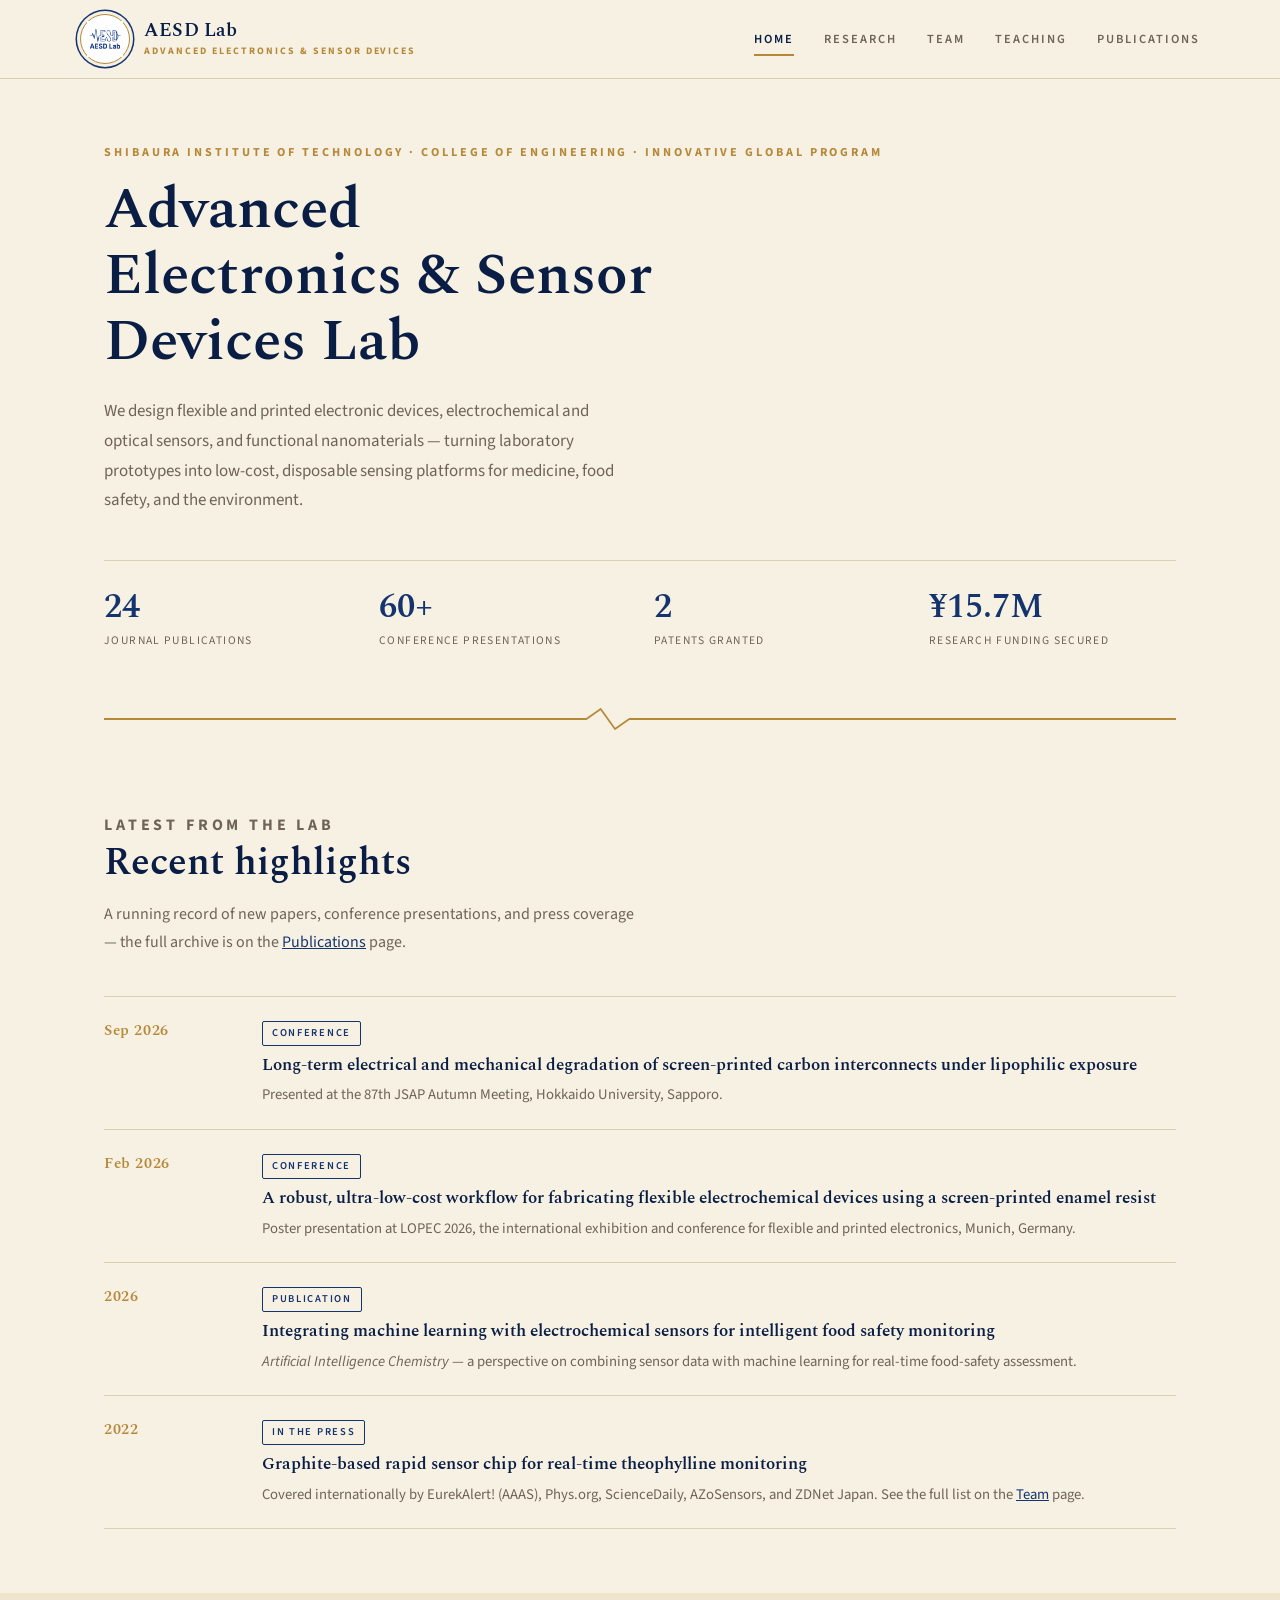
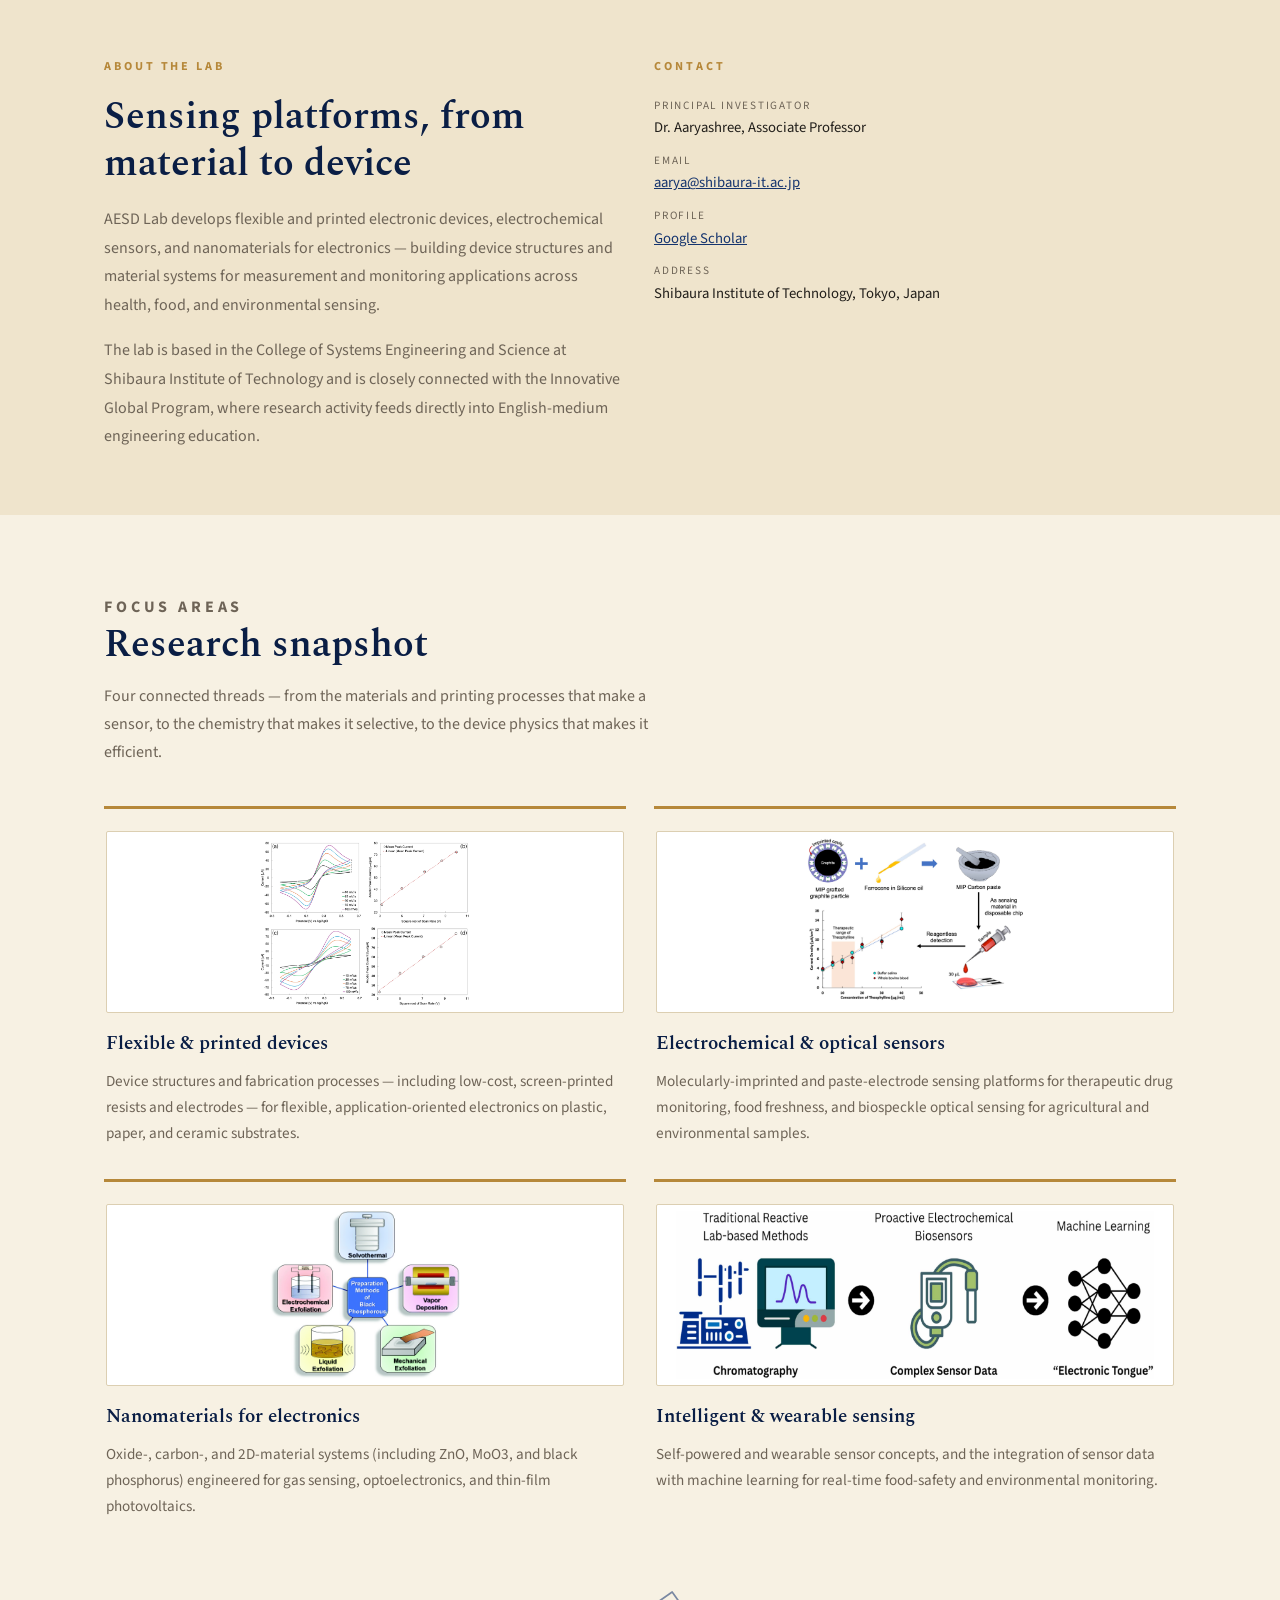
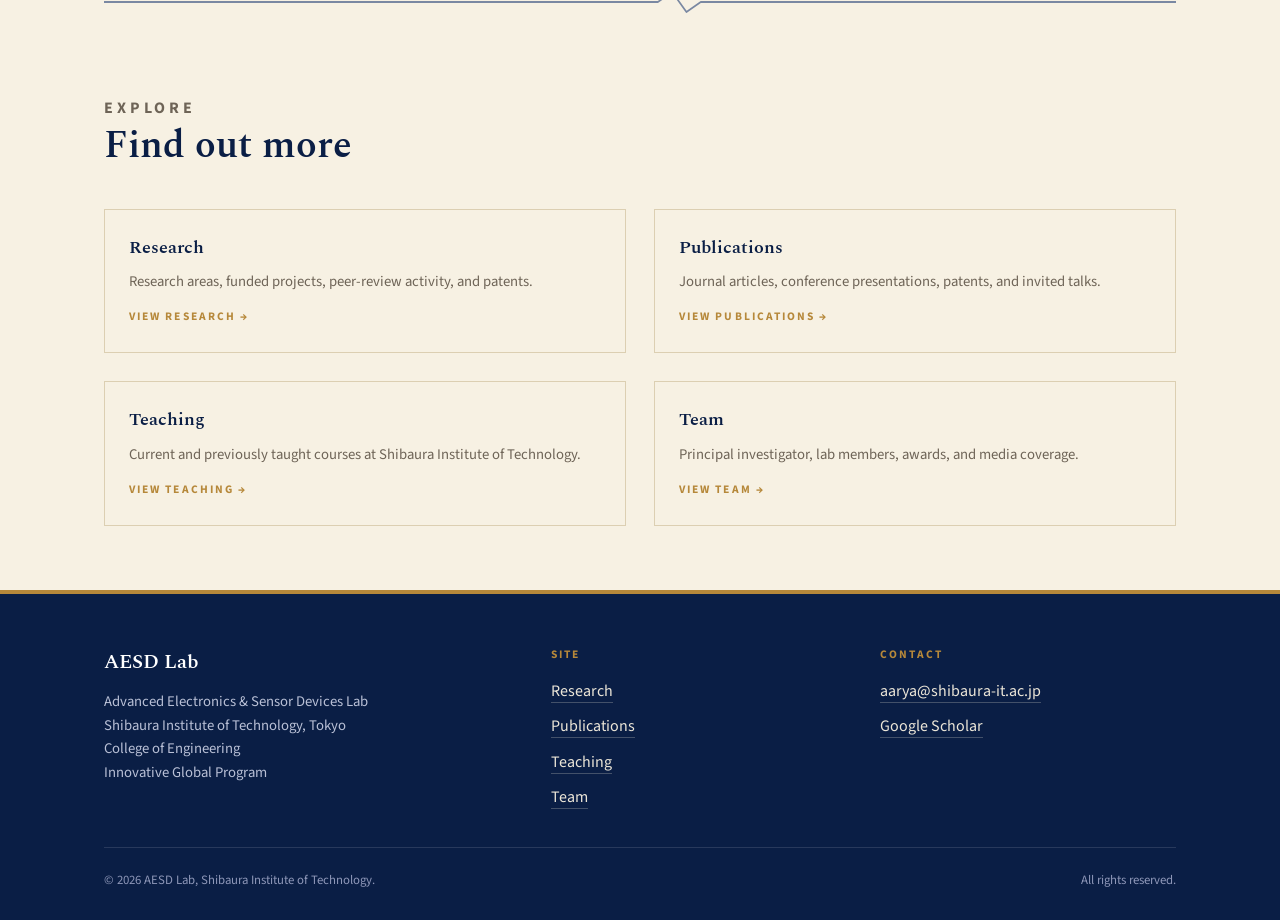
<file: index.html>
<!DOCTYPE html>
<html lang="en">
<head>
    <meta charset="UTF-8" />
    <meta name="viewport" content="width=device-width, initial-scale=1.0"/>
    <title>AESD Lab | Advanced Electronics &amp; Sensor Devices</title>
    <meta name="description" content="Advanced Electronics &amp; Sensor Devices Lab (AESD Lab), led by Dr. Aaryashree at Shibaura Institute of Technology — research on flexible and printed electronics, electrochemical and optical sensors, and functional nanomaterials.">
    <link rel="preconnect" href="https://fonts.googleapis.com">
    <link rel="preconnect" href="https://fonts.gstatic.com" crossorigin>
    <link href="https://fonts.googleapis.com/css2?family=Spectral:ital,wght@0,300;0,400;0,500;0,600;0,700;1,400;1,500&family=Source+Sans+3:wght@400;500;600;700&display=swap" rel="stylesheet">
    <link rel="stylesheet" href="css/style.css">
</head>
<body>

    <!-- Header -->
    <header class="site-header">
        <div class="container nav-wrap">
            <a href="index.html" class="brand">
                <span class="brand-mark"><img src="images/aesd-logo.png" alt="AESD Lab logo"></span>
                <span class="brand-text">
                    <span class="name">AESD Lab</span>
                    <span class="tag">Advanced Electronics &amp; Sensor Devices</span>
                </span>
            </a>
            <button class="nav-toggle" aria-label="Open navigation menu" aria-expanded="false">
                <svg width="22" height="22" viewBox="0 0 24 24" fill="none" stroke="currentColor" stroke-width="2">
                    <path stroke-linecap="round" stroke-linejoin="round" d="M4 6h16M4 12h16M4 18h16"></path>
                </svg>
            </button>
            <ul class="nav-links">
                <li><a href="index.html" class="active">Home</a></li>
                <li><a href="research.html">Research</a></li>
                <li><a href="team.html">Team</a></li>
                <li><a href="teaching.html">Teaching</a></li>
                <li><a href="publications.html">Publications</a></li>
            </ul>
        </div>
    </header>

    <!-- Hero -->
    <section class="hero">
        <div class="container">
            <p class="eyebrow">Shibaura Institute of Technology &middot; College of Engineering &middot; Innovative Global Program</p>
            <h1>Advanced Electronics &amp; Sensor Devices Lab</h1>
            <p class="lede">
                We design flexible and printed electronic devices, electrochemical and optical sensors, and
                functional nanomaterials &mdash; turning laboratory prototypes into low-cost, disposable sensing
                platforms for medicine, food safety, and the environment.
            </p>
            <div class="stat-row">
                <div>
                    <div class="stat-number">24</div>
                    <div class="stat-label">Journal Publications</div>
                </div>
                <div>
                    <div class="stat-number">60+</div>
                    <div class="stat-label">Conference Presentations</div>
                </div>
                <div>
                    <div class="stat-number">2</div>
                    <div class="stat-label">Patents Granted</div>
                </div>
                <div>
                    <div class="stat-number">&yen;15.7M</div>
                    <div class="stat-label">Research Funding Secured</div>
                </div>
            </div>
        </div>
    </section>

    <div class="container">
        <div class="trace" aria-hidden="true">
            <svg viewBox="0 0 1200 28" preserveAspectRatio="none" xmlns="http://www.w3.org/2000/svg">
                <path d="M0,14 H540 L556,4 L572,24 L588,14 H1200" />
            </svg>
        </div>
    </div>

    <!-- Recent highlights -->
    <section class="section">
        <div class="container">
            <div class="section-head">
                <p class="eyebrow">Latest from the Lab</p>
                <h2>Recent highlights</h2>
                <p>A running record of new papers, conference presentations, and press coverage &mdash; the full archive is on the <a href="publications.html">Publications</a> page.</p>
            </div>
            <div class="highlight-list">
                <div class="highlight-item">
                    <div class="highlight-date">Sep 2026</div>
                    <div class="highlight-body">
                        <span class="tag-label">Conference</span>
                        <h3>Long-term electrical and mechanical degradation of screen-printed carbon interconnects under lipophilic exposure</h3>
                        <p>Presented at the 87th JSAP Autumn Meeting, Hokkaido University, Sapporo.</p>
                    </div>
                </div>
                <div class="highlight-item">
                    <div class="highlight-date">Feb 2026</div>
                    <div class="highlight-body">
                        <span class="tag-label">Conference</span>
                        <h3>A robust, ultra-low-cost workflow for fabricating flexible electrochemical devices using a screen-printed enamel resist</h3>
                        <p>Poster presentation at LOPEC 2026, the international exhibition and conference for flexible and printed electronics, Munich, Germany.</p>
                    </div>
                </div>
                <div class="highlight-item">
                    <div class="highlight-date">2026</div>
                    <div class="highlight-body">
                        <span class="tag-label">Publication</span>
                        <h3>Integrating machine learning with electrochemical sensors for intelligent food safety monitoring</h3>
                        <p><em>Artificial Intelligence Chemistry</em> &mdash; a perspective on combining sensor data with machine learning for real-time food-safety assessment.</p>
                    </div>
                </div>
                <div class="highlight-item">
                    <div class="highlight-date">2022</div>
                    <div class="highlight-body">
                        <span class="tag-label">In the Press</span>
                        <h3>Graphite-based rapid sensor chip for real-time theophylline monitoring</h3>
                        <p>Covered internationally by EurekAlert! (AAAS), Phys.org, ScienceDaily, AZoSensors, and ZDNet Japan. See the full list on the <a href="team.html#news">Team</a> page.</p>
                    </div>
                </div>
            </div>
        </div>
    </section>

    <!-- About -->
    <section class="section section--alt">
        <div class="container">
            <div class="grid-2">
                <div>
                    <p class="eyebrow">About the Lab</p>
                    <h2 style="font-family: var(--font-display); font-weight:600; font-size: clamp(1.7rem, 3vw, 2.35rem); color: var(--navy-deep); margin: 0 0 18px; line-height:1.25;">
                        Sensing platforms, from material to device
                    </h2>
                    <p style="color: var(--ink-soft); line-height:1.8; margin: 0 0 16px;">
                        AESD Lab develops flexible and printed electronic devices, electrochemical sensors, and
                        nanomaterials for electronics &mdash; building device structures and material systems for
                        measurement and monitoring applications across health, food, and environmental sensing.
                    </p>
                    <p style="color: var(--ink-soft); line-height:1.8; margin: 0;">
                        The lab is based in the College of Systems Engineering and Science at Shibaura Institute of Technology and is
                        closely connected with the Innovative Global Program, where research activity feeds directly
                        into English-medium engineering education.
                    </p>
                </div>
                <div>
                    <p class="eyebrow">Contact</p>
                    <div class="pi-meta-list" style="margin-top:0; padding-top:0; border-top:none;">
                        <div><span class="label">Principal Investigator</span><br>Dr. Aaryashree, Associate Professor</div>
                        <div><span class="label">Email</span><br><a href="mailto:aarya@shibaura-it.ac.jp">aarya@shibaura-it.ac.jp</a></div>
                        <div><span class="label">Profile</span><br><a href="https://scholar.google.com/citations?user=MFKSQD4AAAAJ" target="_blank" rel="noopener noreferrer">Google Scholar</a></div>
                        <div><span class="label">Address</span><br>Shibaura Institute of Technology, Tokyo, Japan</div>
                    </div>
                </div>
            </div>
        </div>
    </section>

    <!-- Research snapshot -->
    <section class="section">
        <div class="container">
            <div class="section-head">
                <p class="eyebrow">Focus Areas</p>
                <h2>Research snapshot</h2>
                <p>Four connected threads &mdash; from the materials and printing processes that make a sensor, to the chemistry that makes it selective, to the device physics that makes it efficient.</p>
            </div>
            <div class="grid-2">
                <!-- Pillar 1: Flexible & printed devices -->
                <div class="tile">
                    <div class="pillar-image-wrapper" style="margin-bottom: 16px; overflow: hidden; border: 1px solid var(--rule); border-radius: 2px; background: #fff;">
                        <img src="images/lopec2026.jpg" alt="Screen-printed sensor devices workflow diagram" style="width: 100%; height: 180px; object-fit: contain; padding: 6px;">
                    </div>
                    <h3>Flexible &amp; printed devices</h3>
                    <p>Device structures and fabrication processes &mdash; including low-cost, screen-printed resists and electrodes &mdash; for flexible, application-oriented electronics on plastic, paper, and ceramic substrates.</p>
                </div>

                <!-- Pillar 2: Electrochemical & optical sensors -->
                <div class="tile">
                    <div class="pillar-image-wrapper" style="margin-bottom: 16px; overflow: hidden; border: 1px solid var(--rule); border-radius: 2px; background: #fff;">
                        <img src="images/theophylline2022.jpg" alt="Molecularly-imprinted sensor schema schematic" style="width: 100%; height: 180px; object-fit: contain; padding: 6px;">
                    </div>
                    <h3>Electrochemical &amp; optical sensors</h3>
                    <p>Molecularly-imprinted and paste-electrode sensing platforms for therapeutic drug monitoring, food freshness, and biospeckle optical sensing for agricultural and environmental samples.</p>
                </div>

                <!-- Pillar 3: Nanomaterials for electronics -->
                <div class="tile">
                    <div class="pillar-image-wrapper" style="margin-bottom: 16px; overflow: hidden; border: 1px solid var(--rule); border-radius: 2px; background: #fff;">
                        <img src="images/blackphosphorus2021.jpg" alt="Nanomaterials layer engineering and characterization curves" style="width: 100%; height: 180px; object-fit: contain; padding: 6px;">
                    </div>
                    <h3>Nanomaterials for electronics</h3>
                    <p>Oxide-, carbon-, and 2D-material systems (including ZnO, MoO3, and black phosphorus) engineered for gas sensing, optoelectronics, and thin-film photovoltaics.</p>
                </div>

                <!-- Pillar 4: Intelligent & wearable sensing -->
                <div class="tile">
                    <div class="pillar-image-wrapper" style="margin-bottom: 16px; overflow: hidden; border: 1px solid var(--rule); border-radius: 2px; background: #fff;">
                        <img src="images/machinelearning2026.jpg" alt="Machine learning framework data flowchart" style="width: 100%; height: 180px; object-fit: contain; padding: 6px;">
                    </div>
                    <h3>Intelligent &amp; wearable sensing</h3>
                    <p>Self-powered and wearable sensor concepts, and the integration of sensor data with machine learning for real-time food-safety and environmental monitoring.</p>
                </div>
            </div>
        </div>
    </section>

    <div class="container">
        <div class="trace trace--navy" aria-hidden="true">
            <svg viewBox="0 0 1200 28" preserveAspectRatio="none" xmlns="http://www.w3.org/2000/svg">
                <path d="M0,14 H620 L636,4 L652,24 L668,14 H1200" />
            </svg>
        </div>
    </div>

    <!-- Explore -->
    <section class="section">
        <div class="container">
            <div class="section-head">
                <p class="eyebrow">Explore</p>
                <h2>Find out more</h2>
            </div>
            <div class="grid-2">
                <a href="research.html" class="link-tile">
                    <h3>Research</h3>
                    <p>Research areas, funded projects, peer-review activity, and patents.</p>
                    <span class="go">View research &rarr;</span>
                </a>
                <a href="publications.html" class="link-tile">
                    <h3>Publications</h3>
                    <p>Journal articles, conference presentations, patents, and invited talks.</p>
                    <span class="go">View publications &rarr;</span>
                </a>
                <a href="teaching.html" class="link-tile">
                    <h3>Teaching</h3>
                    <p>Current and previously taught courses at Shibaura Institute of Technology.</p>
                    <span class="go">View teaching &rarr;</span>
                </a>
                <a href="team.html" class="link-tile">
                    <h3>Team</h3>
                    <p>Principal investigator, lab members, awards, and media coverage.</p>
                    <span class="go">View team &rarr;</span>
                </a>
            </div>
        </div>
    </section>

    <!-- Footer -->
    <footer class="site-footer">
        <div class="container">
            <div class="footer-grid">
                <div>
                    <h2>AESD Lab</h2>
                    <p>Advanced Electronics &amp; Sensor Devices Lab<br>
                       Shibaura Institute of Technology, Tokyo<br>
                       College of Engineering<br>
                        Innovative Global Program</p>
                </div>
                <div>
                    <h3>Site</h3>
                    <ul>
                        <li><a href="research.html">Research</a></li>
                        <li><a href="publications.html">Publications</a></li>
                        <li><a href="teaching.html">Teaching</a></li>
                        <li><a href="team.html">Team</a></li>
                    </ul>
                </div>
                <div>
                    <h3>Contact</h3>
                    <ul>
                        <li><a href="mailto:aarya@shibaura-it.ac.jp">aarya@shibaura-it.ac.jp</a></li>
                        <li><a href="https://scholar.google.com/citations?user=MFKSQD4AAAAJ" target="_blank" rel="noopener noreferrer">Google Scholar</a></li>
                    </ul>
                </div>
            </div>
            <div class="footer-bottom">
                <span>&copy; 2026 AESD Lab, Shibaura Institute of Technology.</span>
                <span>All rights reserved.</span>
            </div>
        </div>
    </footer>

    <script src="js/main.js"></script>
</body>
</html>
</file>
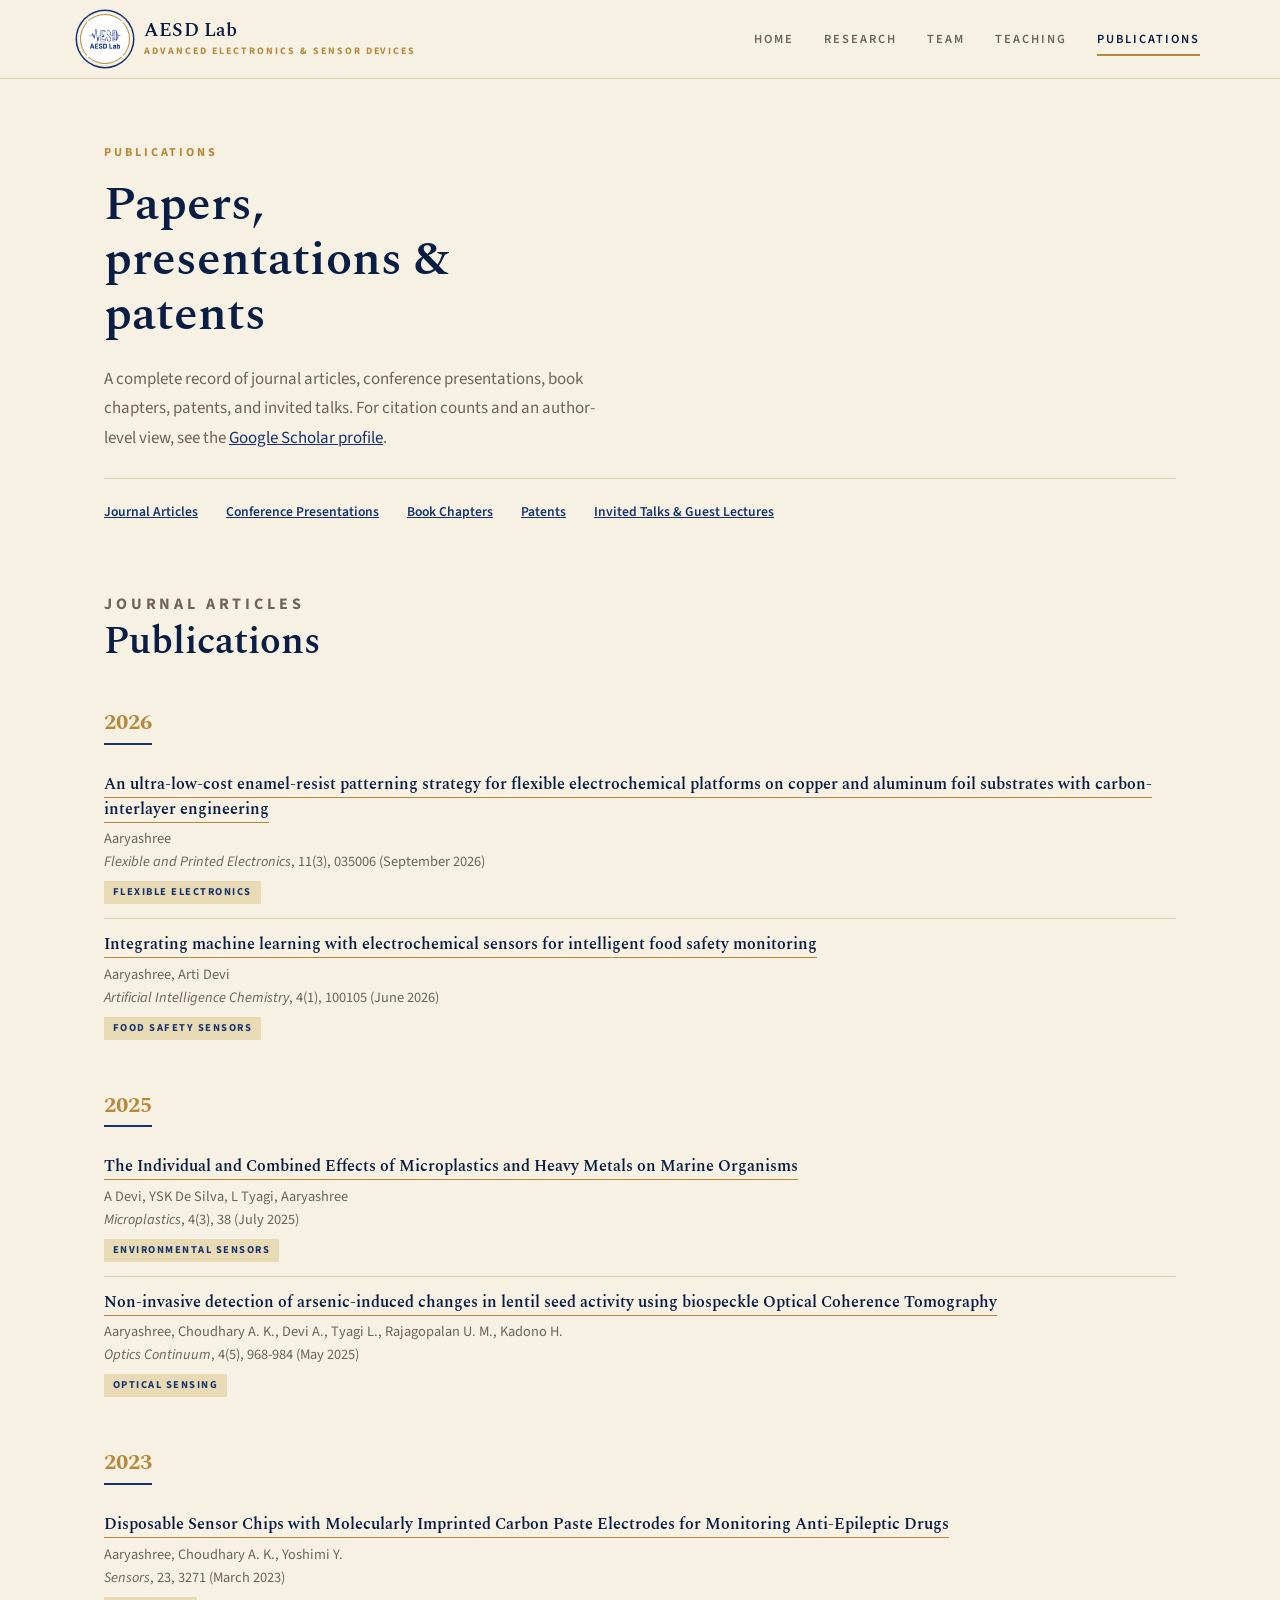
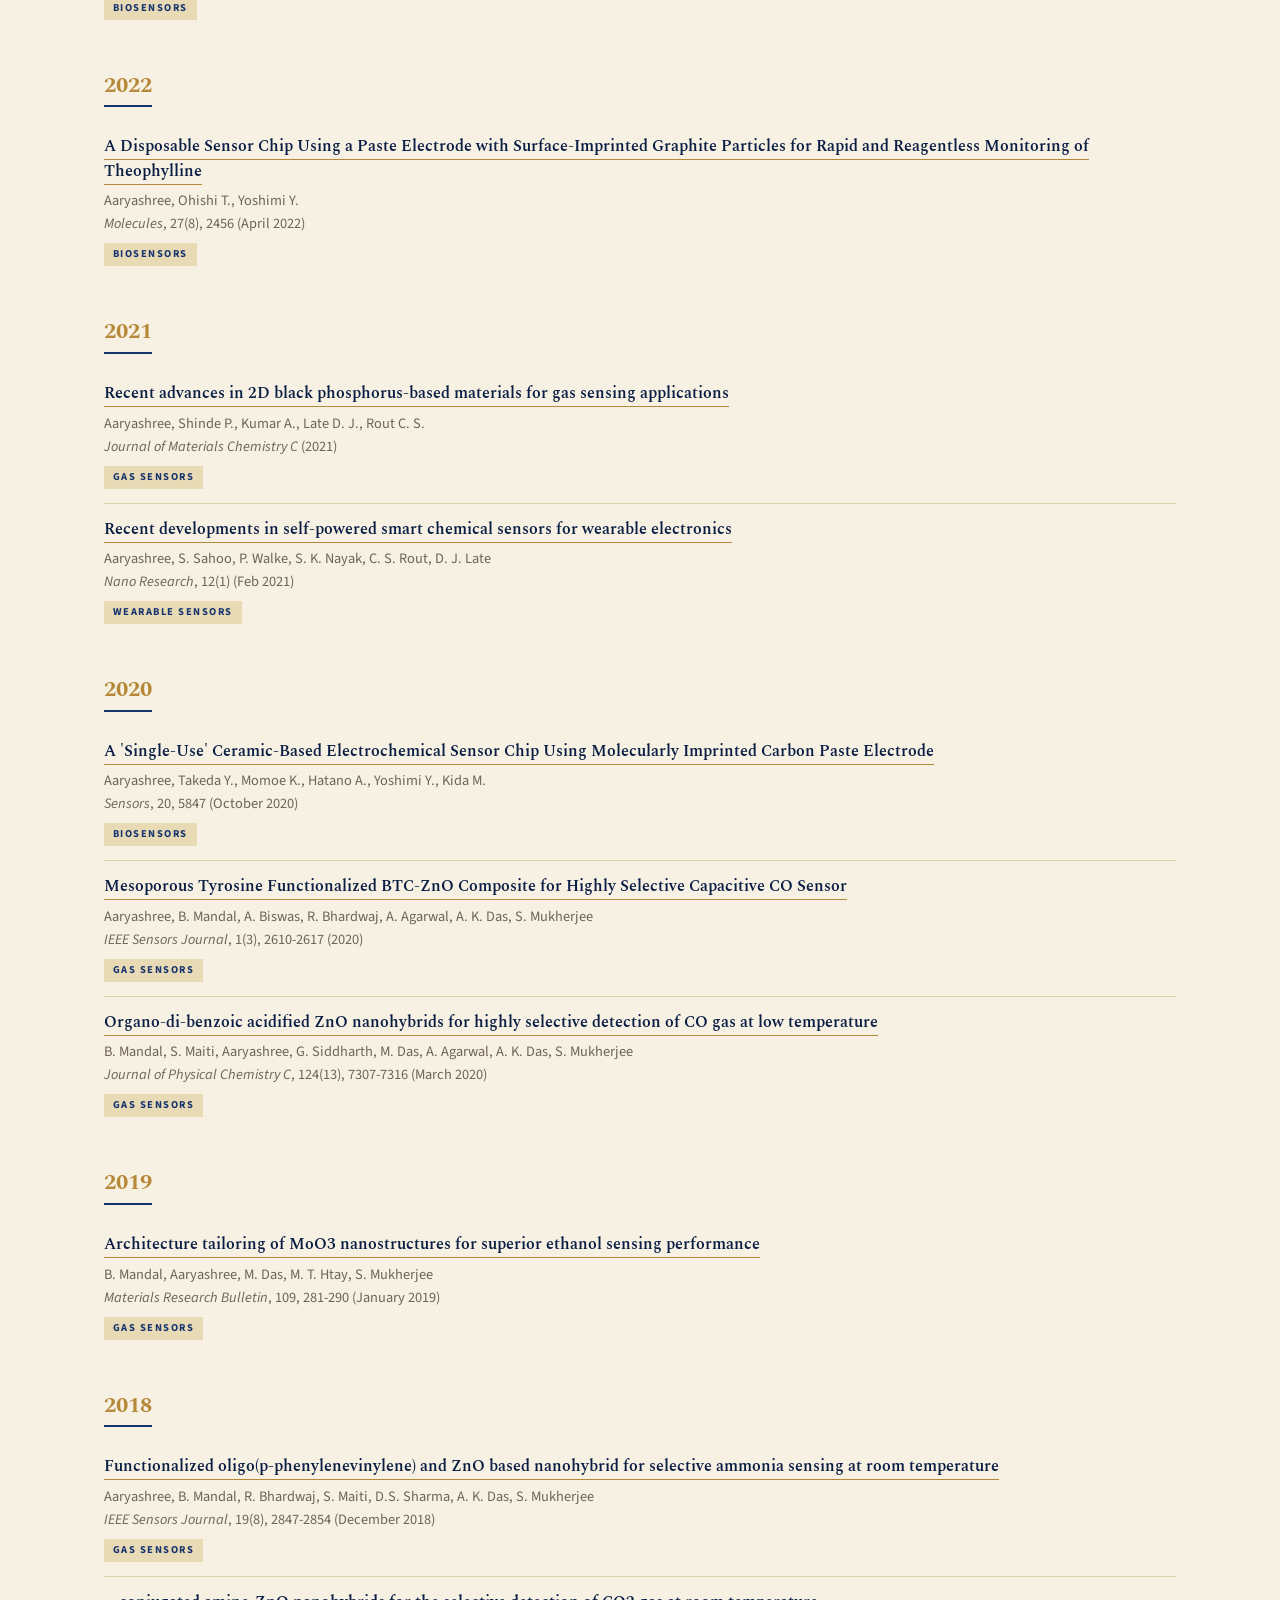
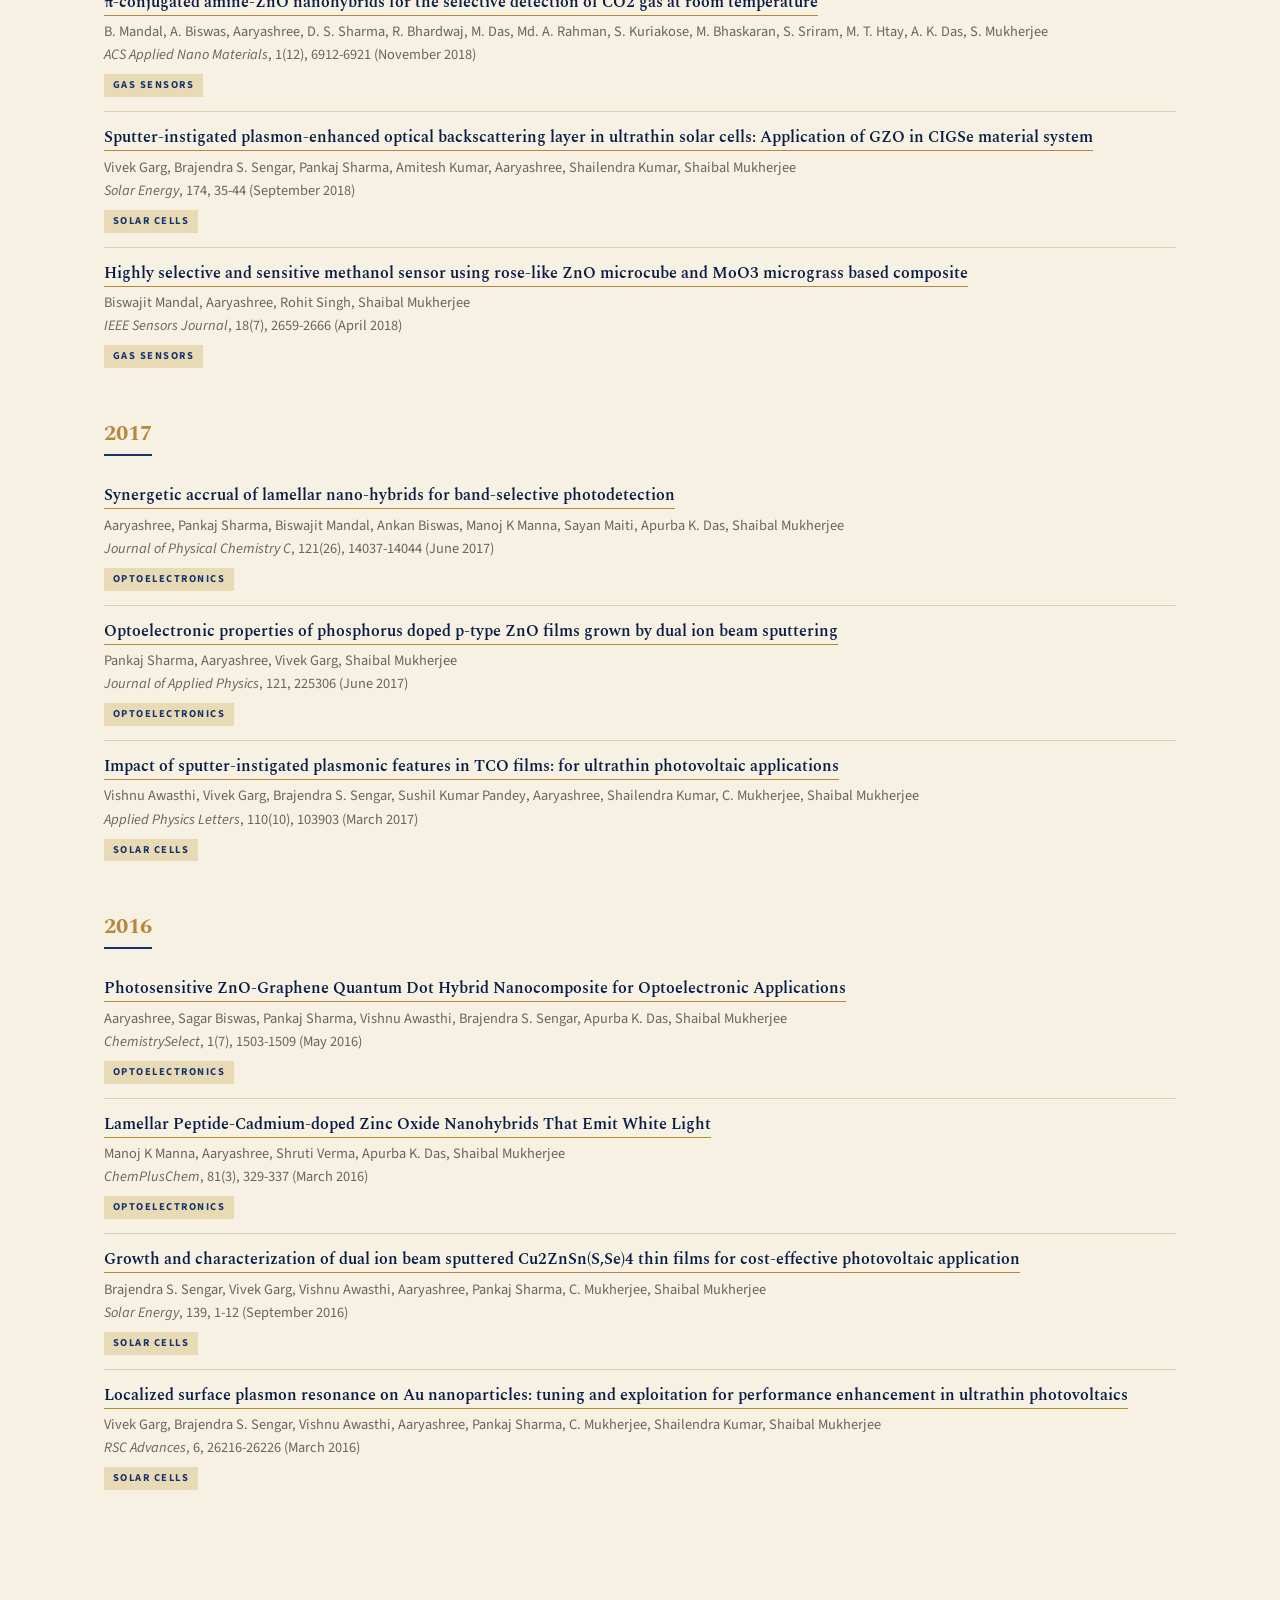
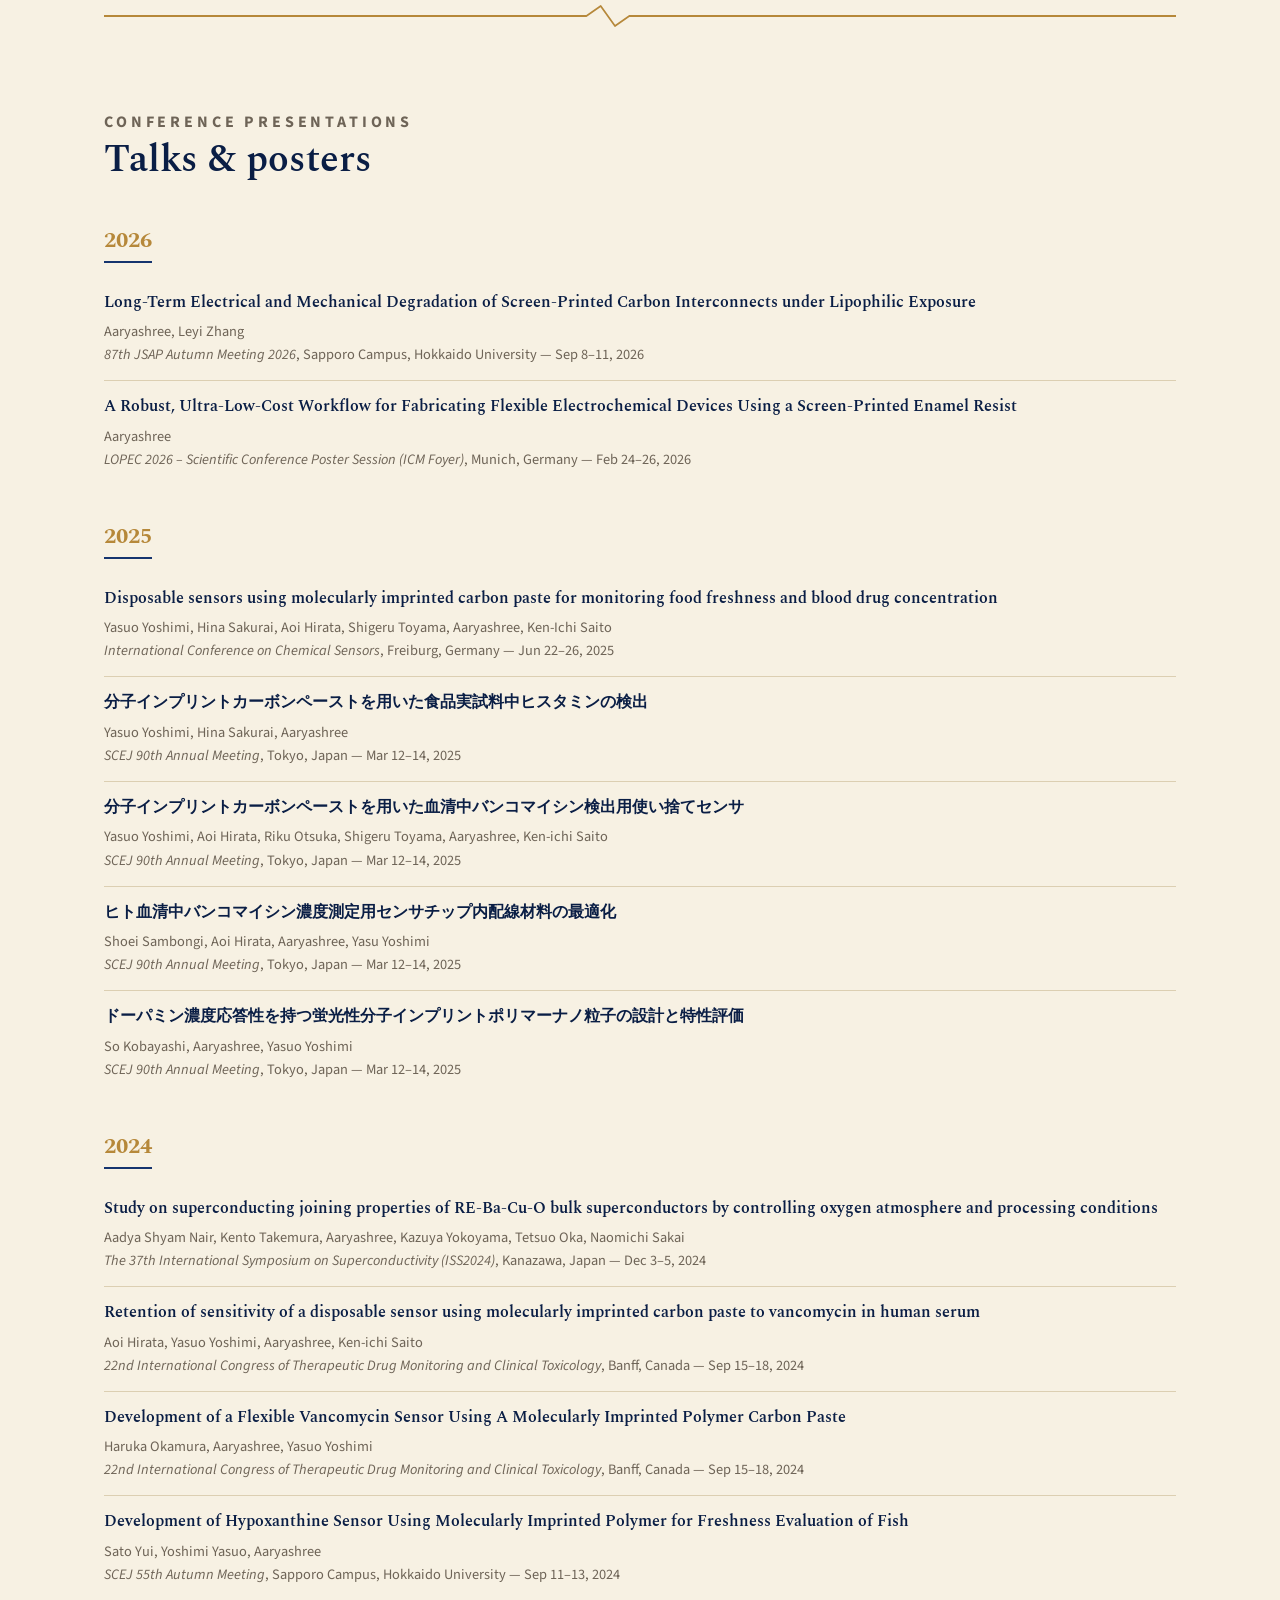
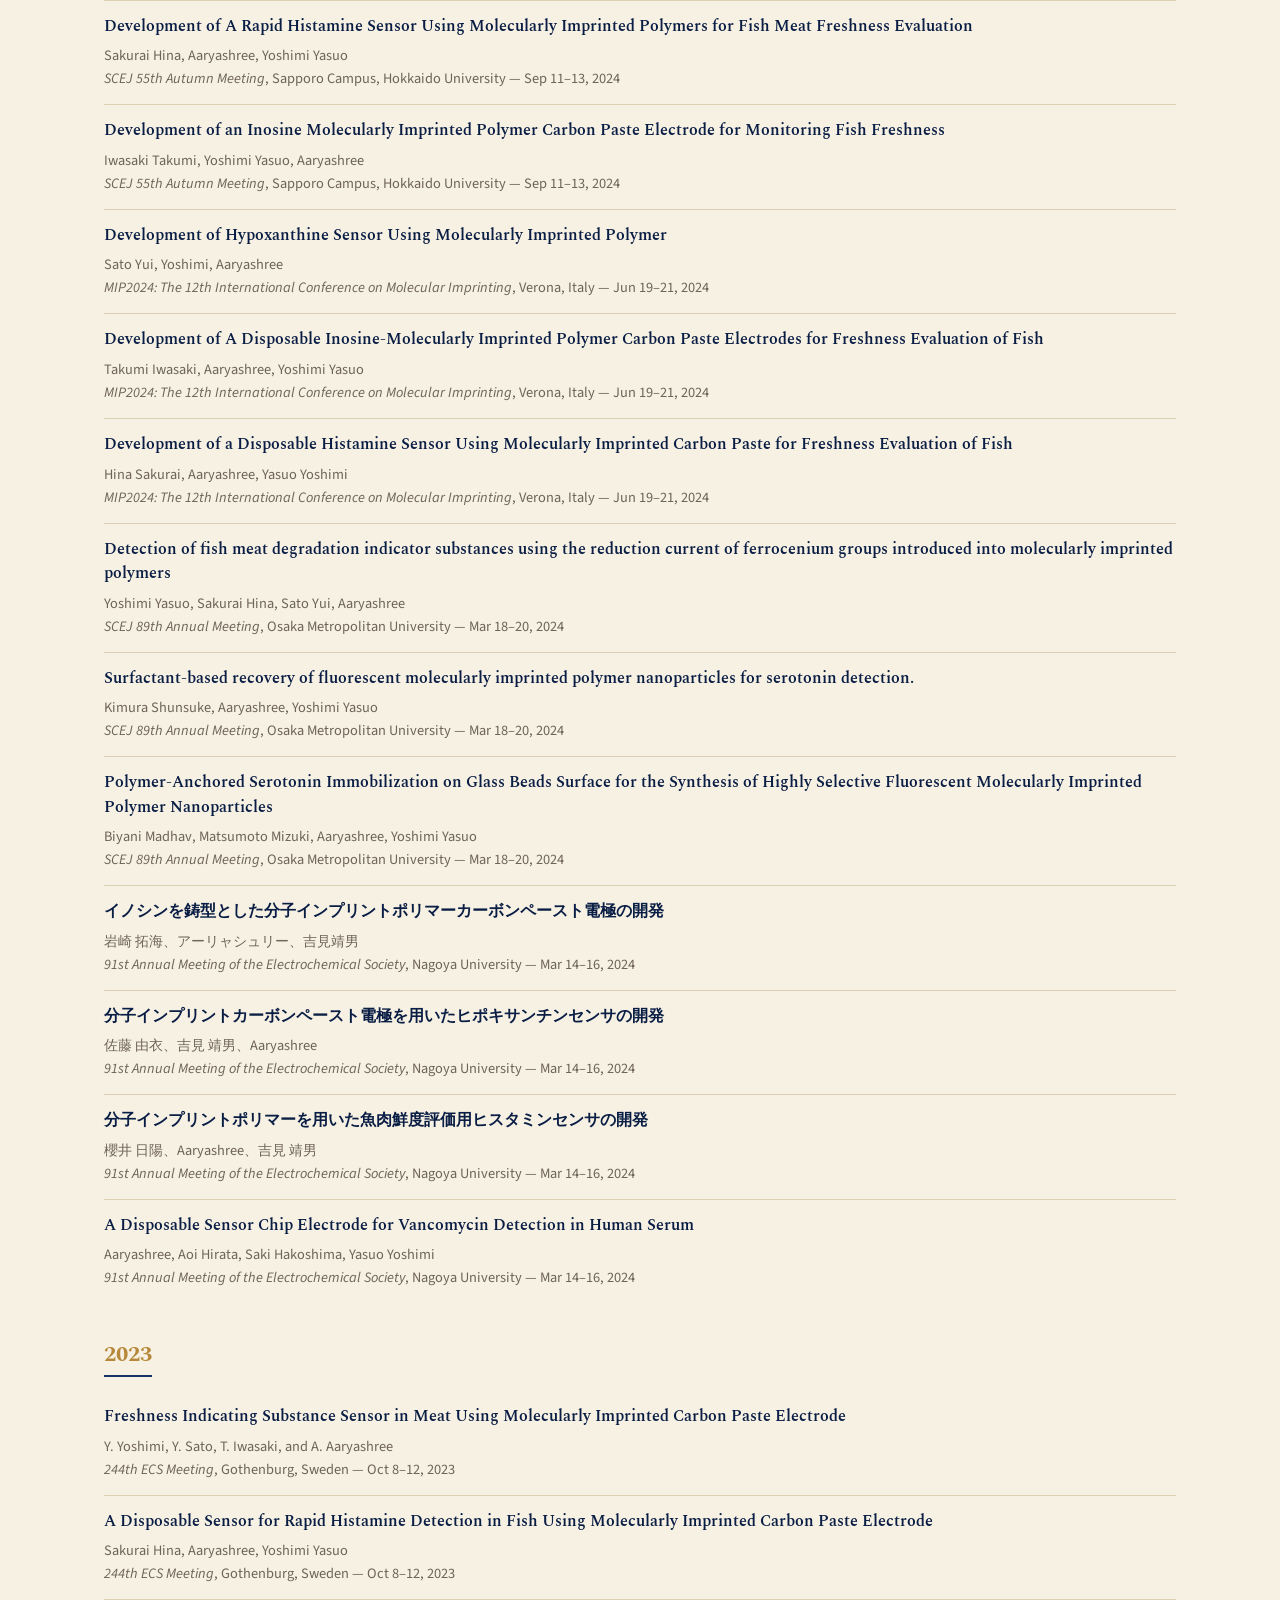
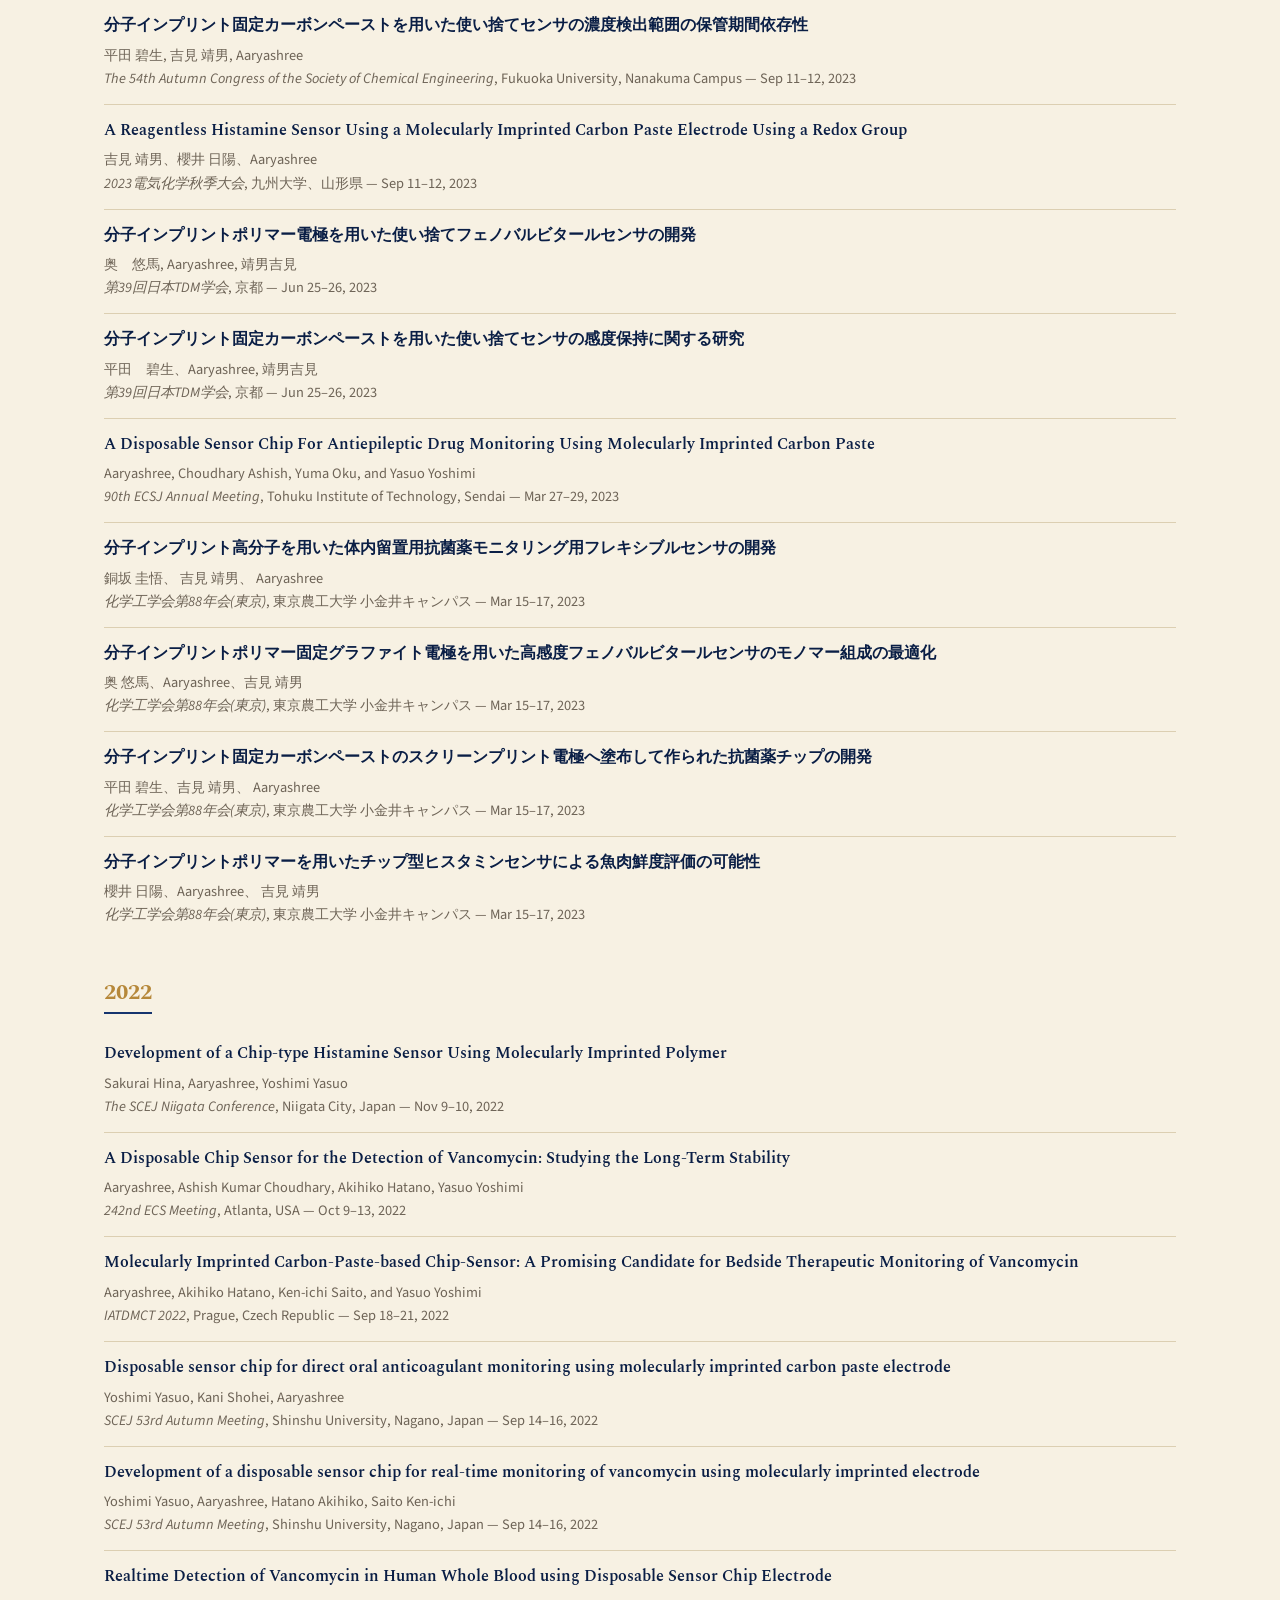
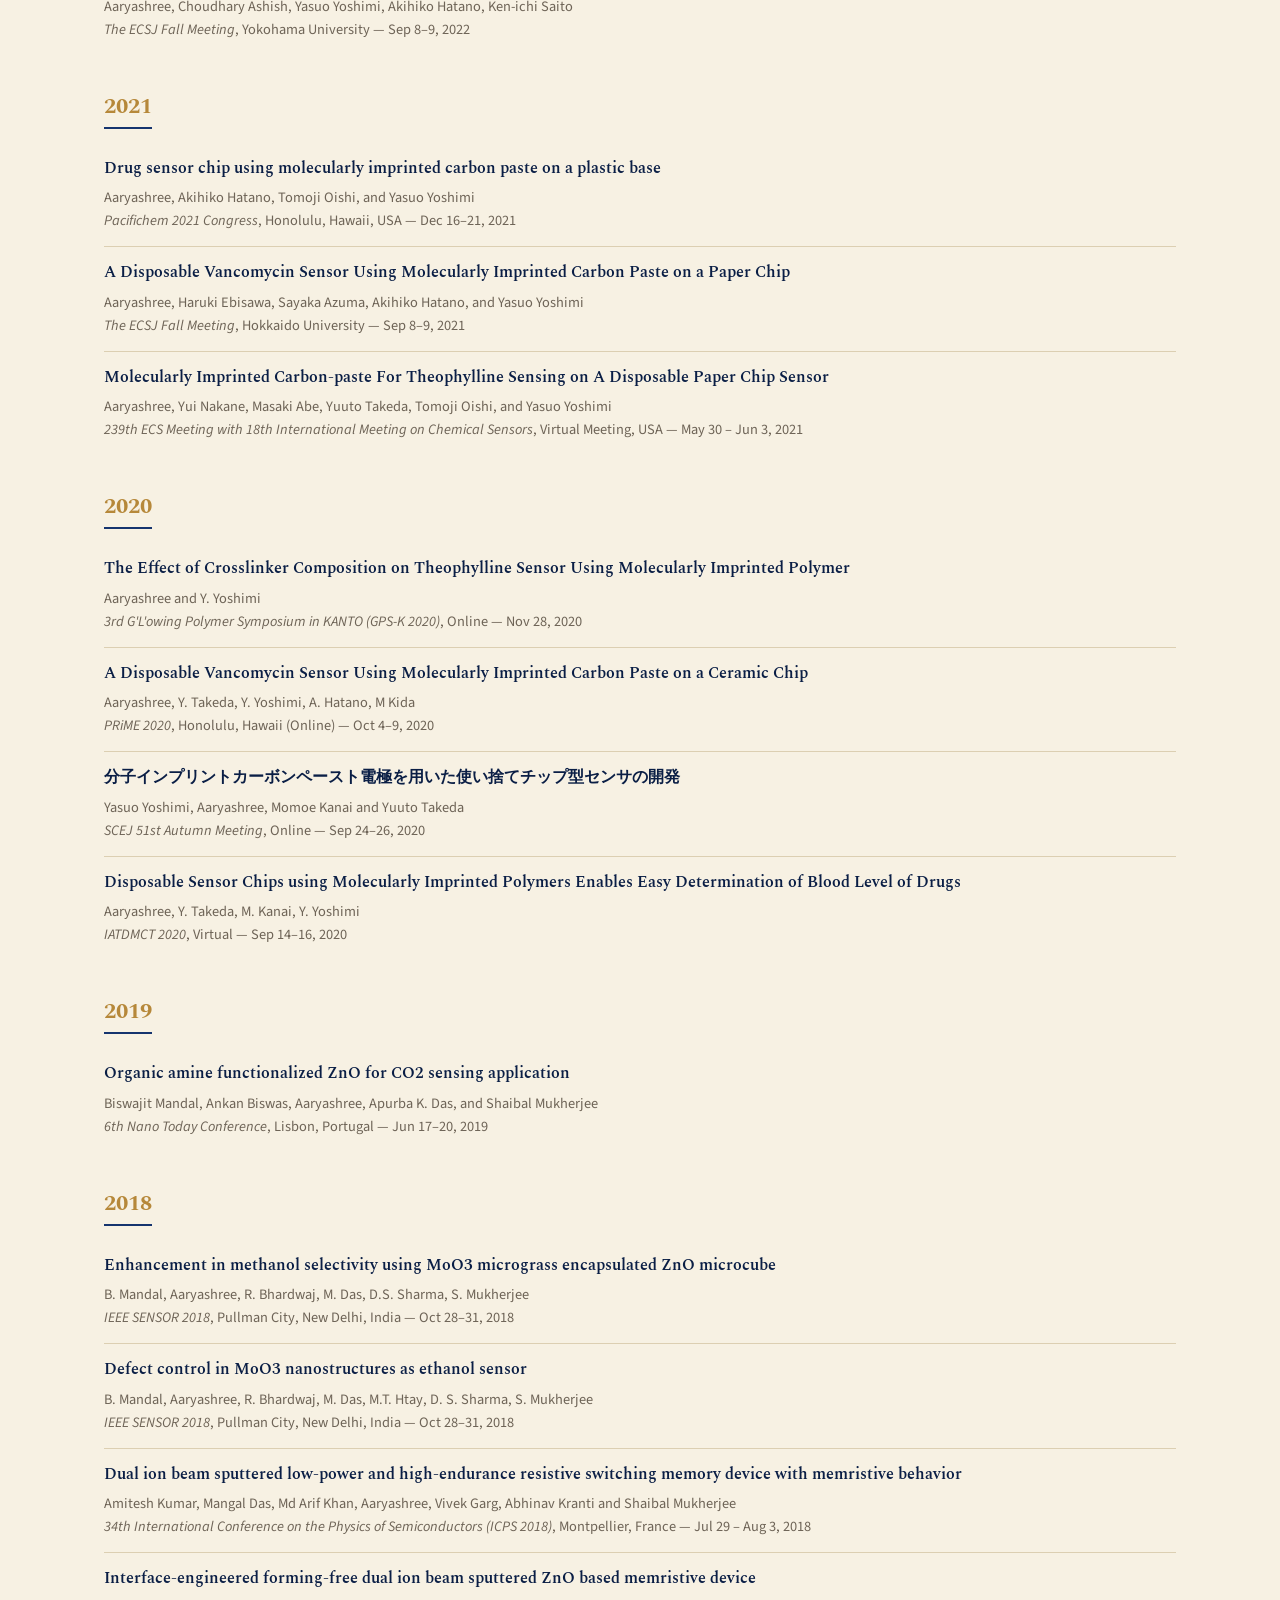
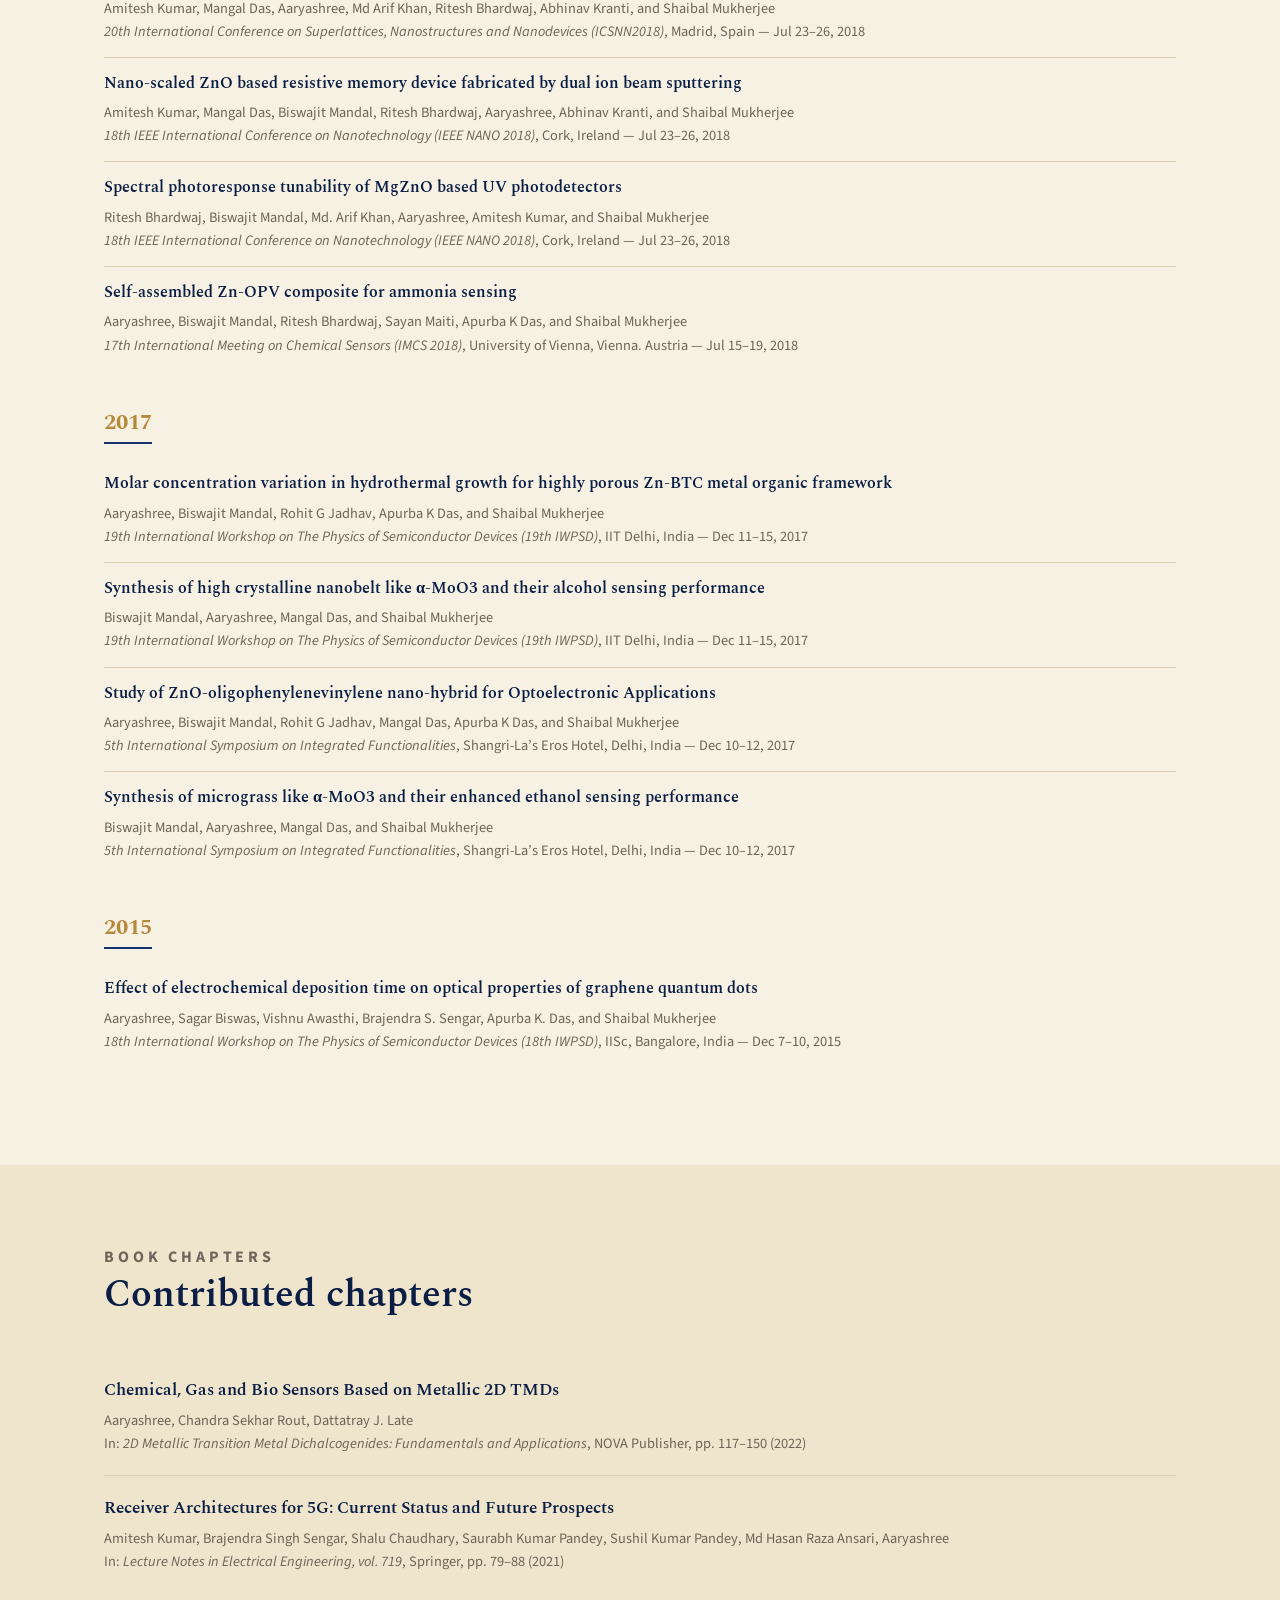
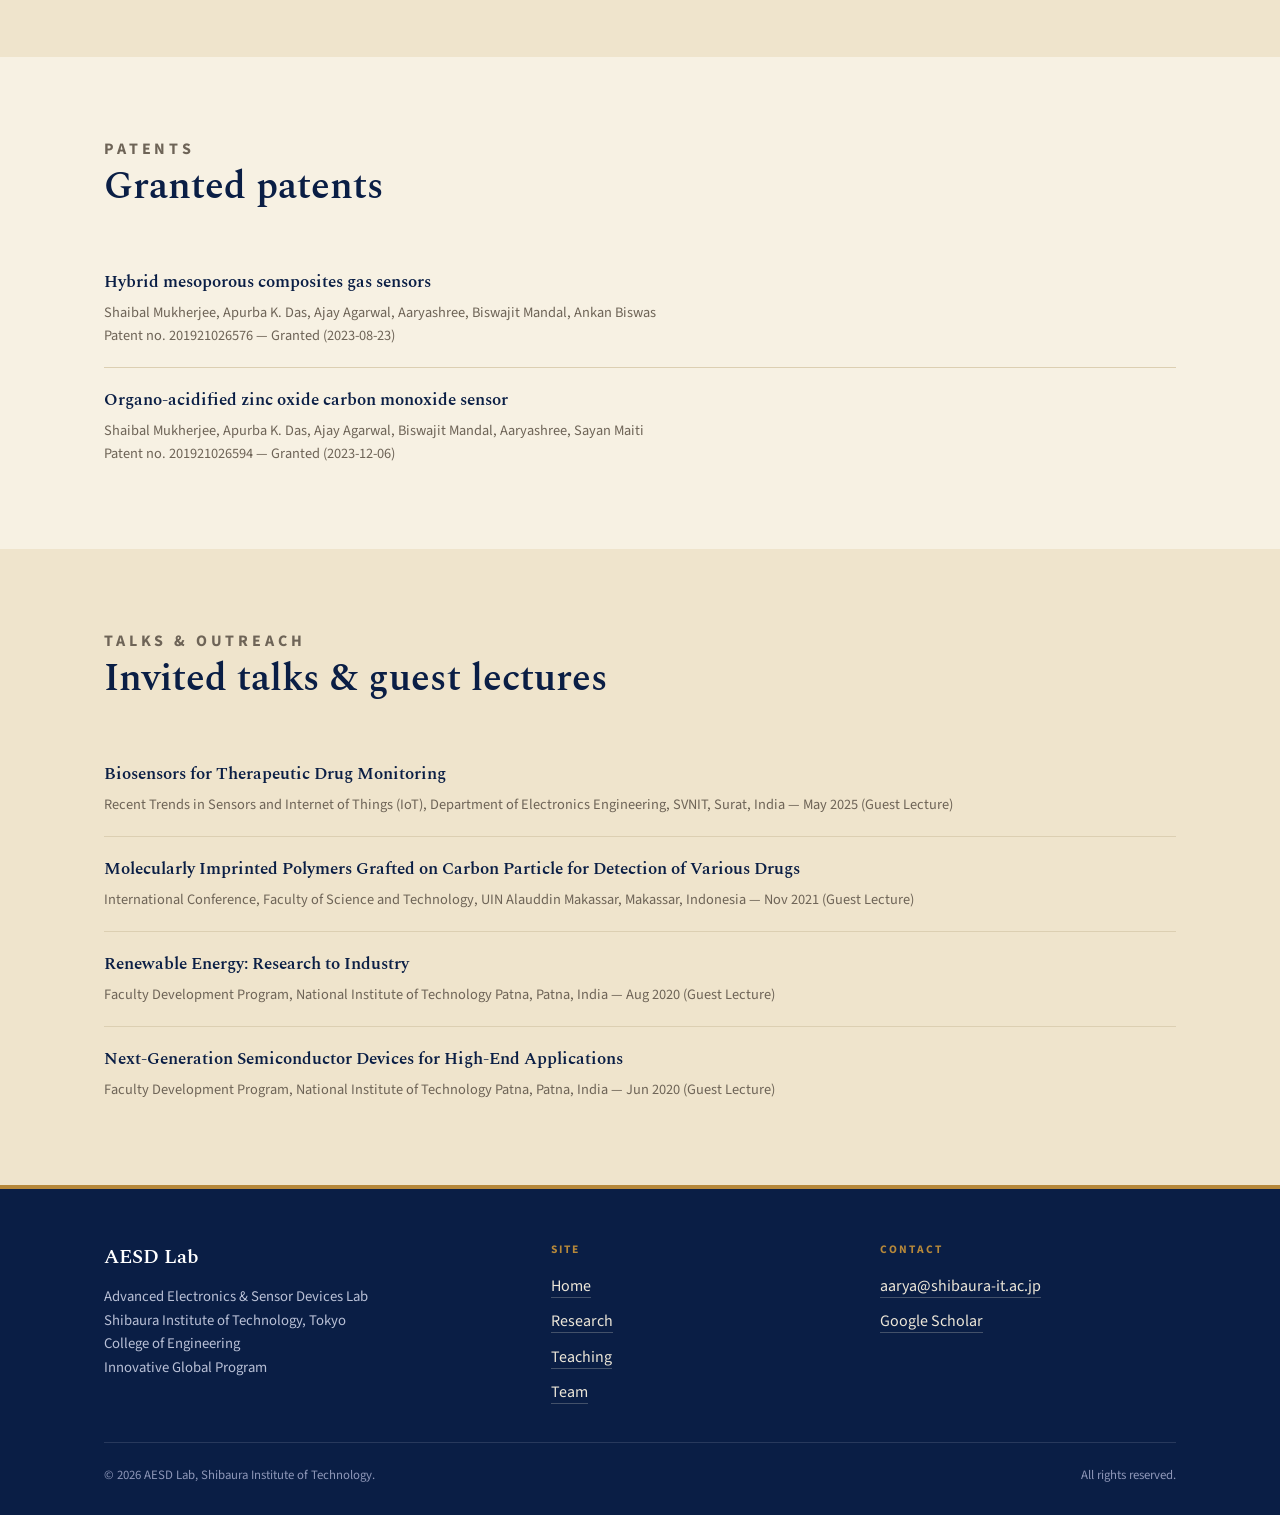
<file: publications.html>
<!DOCTYPE html>
<html lang="en">
<head>
    <meta charset="UTF-8" />
    <meta name="viewport" content="width=device-width, initial-scale=1.0"/>
    <title>Publications | AESD Lab | Shibaura Institute of Technology</title>
    <meta name="description" content="Journal articles, conference presentations, book chapters, patents, and invited talks from the Advanced Electronics &amp; Sensor Devices Lab at Shibaura Institute of Technology.">
    <link rel="preconnect" href="https://fonts.googleapis.com">
    <link rel="preconnect" href="https://fonts.gstatic.com" crossorigin>
    <link href="https://fonts.googleapis.com/css2?family=Spectral:ital,wght@0,300;0,400;0,500;0,600;0,700;1,400;1,500&family=Source+Sans+3:wght@400;500;600;700&display=swap" rel="stylesheet">
    <link rel="stylesheet" href="css/style.css">
</head>
<body>

    <!-- Header -->
    <header class="site-header">
        <div class="container nav-wrap">
            <a href="index.html" class="brand">
                <span class="brand-mark"><img src="images/aesd-logo.png" alt="AESD Lab logo"></span>
                <span class="brand-text">
                    <span class="name">AESD Lab</span>
                    <span class="tag">Advanced Electronics &amp; Sensor Devices</span>
                </span>
            </a>
            <button class="nav-toggle" aria-label="Open navigation menu" aria-expanded="false">
                <svg width="22" height="22" viewBox="0 0 24 24" fill="none" stroke="currentColor" stroke-width="2">
                    <path stroke-linecap="round" stroke-linejoin="round" d="M4 6h16M4 12h16M4 18h16"></path>
                </svg>
            </button>
            <ul class="nav-links">
                <li><a href="index.html">Home</a></li>
                <li><a href="research.html">Research</a></li>
                <li><a href="team.html">Team</a></li>
                <li><a href="teaching.html">Teaching</a></li>
                <li><a href="publications.html" class="active">Publications</a></li>
            </ul>
        </div>
    </header>

    <!-- Page header -->
    <section class="hero" style="padding-bottom: 30px;">
        <div class="container">
            <p class="eyebrow">Publications</p>
            <h1 style="font-size: clamp(2.1rem, 4.4vw, 3rem);">Papers, presentations &amp; patents</h1>
            <p class="lede" style="margin-bottom: 24px;">
                A complete record of journal articles, conference presentations, book chapters, patents, and
                invited talks. For citation counts and an author-level view, see the
                <a href="https://scholar.google.com/citations?user=MFKSQD4AAAAJ" target="_blank" rel="noopener noreferrer">Google Scholar profile</a>.
            </p>
            <div class="entry-row" style="border-top: 1px solid var(--rule); padding-top: 22px;">
                <a class="pub-jump" href="#journal-articles">Journal Articles</a>
                <a class="pub-jump" href="#conference-presentations">Conference Presentations</a>
                <a class="pub-jump" href="#book-chapters">Book Chapters</a>
                <a class="pub-jump" href="#patents">Patents</a>
                <a class="pub-jump" href="#invited-talks">Invited Talks &amp; Guest Lectures</a>
            </div>
        </div>
    </section>

    <!-- Journal Articles -->
    <section class="section" id="journal-articles" style="padding-top: 24px;">
        <div class="container">
            <div class="section-head">
                <p class="eyebrow">Journal Articles</p>
                <h2>Publications</h2>
            </div>
            <div id="journalList"></div>
        </div>
    </section>

    <div class="container">
        <div class="trace" aria-hidden="true">
            <svg viewBox="0 0 1200 28" preserveAspectRatio="none" xmlns="http://www.w3.org/2000/svg">
                <path d="M0,14 H540 L556,4 L572,24 L588,14 H1200" />
            </svg>
        </div>
    </div>

    <!-- Conference Presentations -->
    <section class="section" id="conference-presentations">
        <div class="container">
            <div class="section-head">
                <p class="eyebrow">Conference Presentations</p>
                <h2>Talks &amp; posters</h2>
            </div>
            <div id="conferenceList"></div>
        </div>
    </section>

    <!-- Book Chapters -->
    <section class="section section--alt" id="book-chapters">
        <div class="container">
            <div class="section-head">
                <p class="eyebrow">Book Chapters</p>
                <h2>Contributed chapters</h2>
            </div>
            <div id="bookChapterList" class="entry-list"></div>
        </div>
    </section>

    <!-- Patents -->
    <section class="section" id="patents">
        <div class="container">
            <div class="section-head">
                <p class="eyebrow">Patents</p>
                <h2>Granted patents</h2>
            </div>
            <div id="patentsList" class="entry-list"></div>
        </div>
    </section>

    <!-- Invited talks -->
    <section class="section section--alt" id="invited-talks">
        <div class="container">
            <div class="section-head">
                <p class="eyebrow">Talks &amp; Outreach</p>
                <h2>Invited talks &amp; guest lectures</h2>
            </div>
            <div id="invitedList" class="entry-list"></div>
        </div>
    </section>

    <!-- Footer -->
    <footer class="site-footer">
        <div class="container">
            <div class="footer-grid">
                <div>
                    <h2>AESD Lab</h2>
                    <p>Advanced Electronics &amp; Sensor Devices Lab<br>
                       Shibaura Institute of Technology, Tokyo<br>
                       College of Engineering<br>
                       Innovative Global Program</p>
                </div>
                <div>
                    <h3>Site</h3>
                    <ul>
                        <li><a href="index.html">Home</a></li>
                        <li><a href="research.html">Research</a></li>
                        <li><a href="teaching.html">Teaching</a></li>
                        <li><a href="team.html">Team</a></li>
                    </ul>
                </div>
                <div>
                    <h3>Contact</h3>
                    <ul>
                        <li><a href="mailto:aarya@shibaura-it.ac.jp">aarya@shibaura-it.ac.jp</a></li>
                        <li><a href="https://scholar.google.com/citations?user=MFKSQD4AAAAJ" target="_blank" rel="noopener noreferrer">Google Scholar</a></li>
                    </ul>
                </div>
            </div>
            <div class="footer-bottom">
                <span>&copy; 2026 AESD Lab, Shibaura Institute of Technology.</span>
                <span>All rights reserved.</span>
            </div>
        </div>
    </footer>

    <script src="js/main.js"></script>
    <script>
    (async function () {
        function el(tag, cls, html) {
            var e = document.createElement(tag);
            if (cls) e.className = cls;
            if (html !== undefined) e.innerHTML = html;
            return e;
        }

        const MONTHS = ['Jan','Feb','Mar','Apr','May','Jun','Jul','Aug','Sep','Oct','Nov','Dec'];

        function formatDateRange(start, end) {
            if (!start) return '';
            const s = new Date(start + 'T00:00:00');
            const sStr = MONTHS[s.getMonth()] + ' ' + s.getDate();
            if (!end || end === start) {
                return sStr + ', ' + s.getFullYear();
            }
            const e = new Date(end + 'T00:00:00');
            if (s.getMonth() === e.getMonth() && s.getFullYear() === e.getFullYear()) {
                return MONTHS[s.getMonth()] + ' ' + s.getDate() + '\u2013' + e.getDate() + ', ' + s.getFullYear();
            }
            const eStr = MONTHS[e.getMonth()] + ' ' + e.getDate() + ', ' + e.getFullYear();
            return sStr + ' \u2013 ' + eStr;
        }

        function groupByYear(items, getYear) {
            const groups = {};
            items.forEach(it => {
                const y = String(getYear(it));
                (groups[y] = groups[y] || []).push(it);
            });
            return Object.keys(groups).sort((a, b) => b - a).map(y => ({ year: y, items: groups[y] }));
        }

        // Journal Articles
        try {
            const res = await fetch('data/publications.json');
            const pubs = await res.json();
            const list = document.getElementById('journalList');
            const groups = groupByYear(pubs, p => p.year);
            groups.forEach(g => {
                const groupEl = el('div', 'pub-year-group');
                groupEl.appendChild(el('h3', 'pub-year', g.year));
                g.items.forEach(p => {
                    const item = el('div', 'pub-item');
                    const titleHtml = p.links && p.links.doi
                        ? '<a href="' + p.links.doi + '" target="_blank" rel="noopener noreferrer">' + p.title + '</a>'
                        : p.title;
                    item.appendChild(el('div', 'pub-title', titleHtml));
                    item.appendChild(el('div', 'pub-meta', p.authors));
                    let venueLine = '<span class="venue">' + p.venue + '</span>';
                    if (p.volume) venueLine += ', ' + p.volume + (p.issue ? '(' + p.issue + ')' : '');
                    if (p.pages) venueLine += ', ' + p.pages;
                    venueLine += ' (' + (p.month ? p.month + ' ' : '') + p.year + ')';
                    item.appendChild(el('div', 'pub-meta', venueLine));
                    if (p.area) item.appendChild(el('span', 'pub-area', p.area));
                    groupEl.appendChild(item);
                });
                list.appendChild(groupEl);
            });
        } catch (err) {
            console.error('Failed to load publications.json', err);
            document.getElementById('journalList').innerHTML = '<p class="pub-empty">Unable to load journal articles right now.</p>';
        }

        // Conference Presentations
        try {
            const res = await fetch('data/conferences.json');
            const confs = await res.json();
            const list = document.getElementById('conferenceList');
            const groups = groupByYear(confs, c => c.year);
            groups.forEach(g => {
                const groupEl = el('div', 'pub-year-group');
                groupEl.appendChild(el('h3', 'pub-year', g.year));
                // newest first within a year, by start_date
                g.items.sort((a, b) => (b.start_date || '').localeCompare(a.start_date || ''));
                g.items.forEach(c => {
                    const item = el('div', 'pub-item');
                    item.appendChild(el('div', 'pub-title', c.title));
                    const authors = Array.isArray(c.authors) ? c.authors.join(', ') : c.authors;
                    item.appendChild(el('div', 'pub-meta', authors));
                    let venueLine = '<span class="venue">' + c.conference_name + '</span>';
                    if (c.location) venueLine += ', ' + c.location;
                    const dateStr = formatDateRange(c.start_date, c.end_date);
                    if (dateStr) venueLine += ' \u2014 ' + dateStr;
                    item.appendChild(el('div', 'pub-meta', venueLine));
                    groupEl.appendChild(item);
                });
                list.appendChild(groupEl);
            });
        } catch (err) {
            console.error('Failed to load conferences.json', err);
            document.getElementById('conferenceList').innerHTML = '<p class="pub-empty">Unable to load conference presentations right now.</p>';
        }

        // Book Chapters
        try {
            const res = await fetch('data/book_chapters.json');
            const chapters = await res.json();
            const list = document.getElementById('bookChapterList');
            chapters.sort((a, b) => b.year - a.year).forEach(c => {
                const entry = el('div', 'entry');
                entry.appendChild(el('div', 'entry-title', c.title));
                const meta = el('div', 'entry-meta');
                meta.appendChild(el('div', null, c.authors));
                meta.appendChild(el('div', null, 'In: <em>' + c.host_publication + '</em>, ' + c.publisher + ', pp. ' + c.pages + ' (' + c.year + ')'));
                entry.appendChild(meta);
                list.appendChild(entry);
            });
        } catch (err) {
            console.error('Failed to load book_chapters.json', err);
            document.getElementById('bookChapterList').innerHTML = '<p class="pub-empty">Unable to load book chapters right now.</p>';
        }

        // Patents
        try {
            const res = await fetch('data/patents.json');
            const patents = await res.json();
            const list = document.getElementById('patentsList');
            patents.forEach(p => {
                const entry = el('div', 'entry');
                entry.appendChild(el('div', 'entry-title', p.title));
                const meta = el('div', 'entry-meta');
                meta.appendChild(el('div', null, p.inventors));
                meta.appendChild(el('div', null, 'Patent no. ' + p.number + ' \u2014 ' + p.status + (p.granted ? ' (' + p.granted + ')' : '')));
                entry.appendChild(meta);
                list.appendChild(entry);
            });
        } catch (err) {
            console.error('Failed to load patents.json', err);
            document.getElementById('patentsList').innerHTML = '<p class="pub-empty">Unable to load patents right now.</p>';
        }

        // Invited talks & guest lectures
        try {
            const res = await fetch('data/invited_lectures.json');
            const invited = await res.json();
            const list = document.getElementById('invitedList');

            invited.sort((a, b) => (b.date || '').localeCompare(a.date || ''));

            invited.forEach(t => {
                const entry = el('div', 'entry');
                const titleHtml = t.link
                    ? '<a href="' + t.link + '" target="_blank" rel="noopener noreferrer">' + t.title + '</a>'
                    : t.title;
                entry.appendChild(el('div', 'entry-title', titleHtml));
                const meta = el('div', 'entry-meta');
                let line = t.event;
                if (t.location) line += ', ' + t.location;
                if (t.date) {
                    const d = new Date(t.date + 'T00:00:00');
                    line += ' \u2014 ' + MONTHS[d.getMonth()] + ' ' + d.getFullYear();
                }
                if (t.type) line += ' (' + t.type + ')';
                meta.appendChild(el('div', null, line));
                entry.appendChild(meta);
                list.appendChild(entry);
            });
        } catch (err) {
            console.error('Failed to load invited talks', err);
            document.getElementById('invitedList').innerHTML = '<p class="pub-empty">Unable to load invited talks right now.</p>';
        }
    })();
    </script>
</body>
</html>
</file>
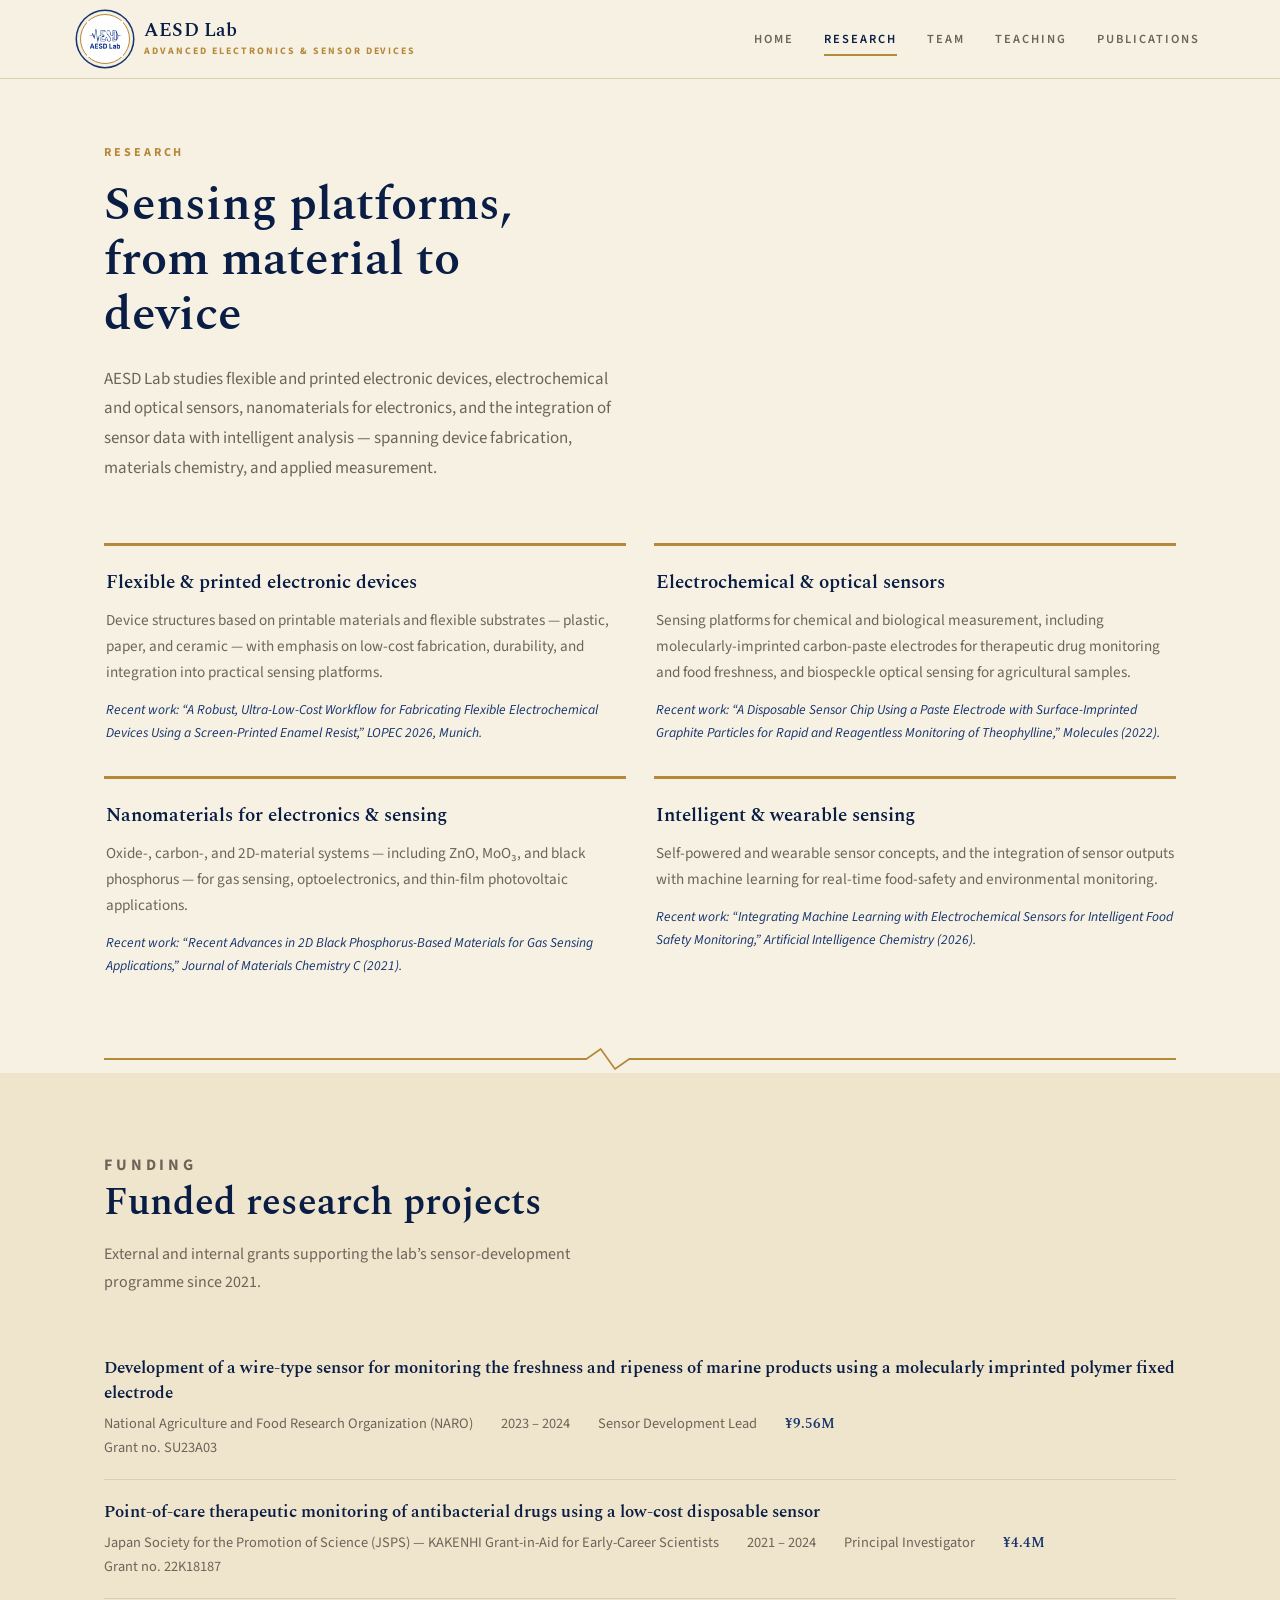
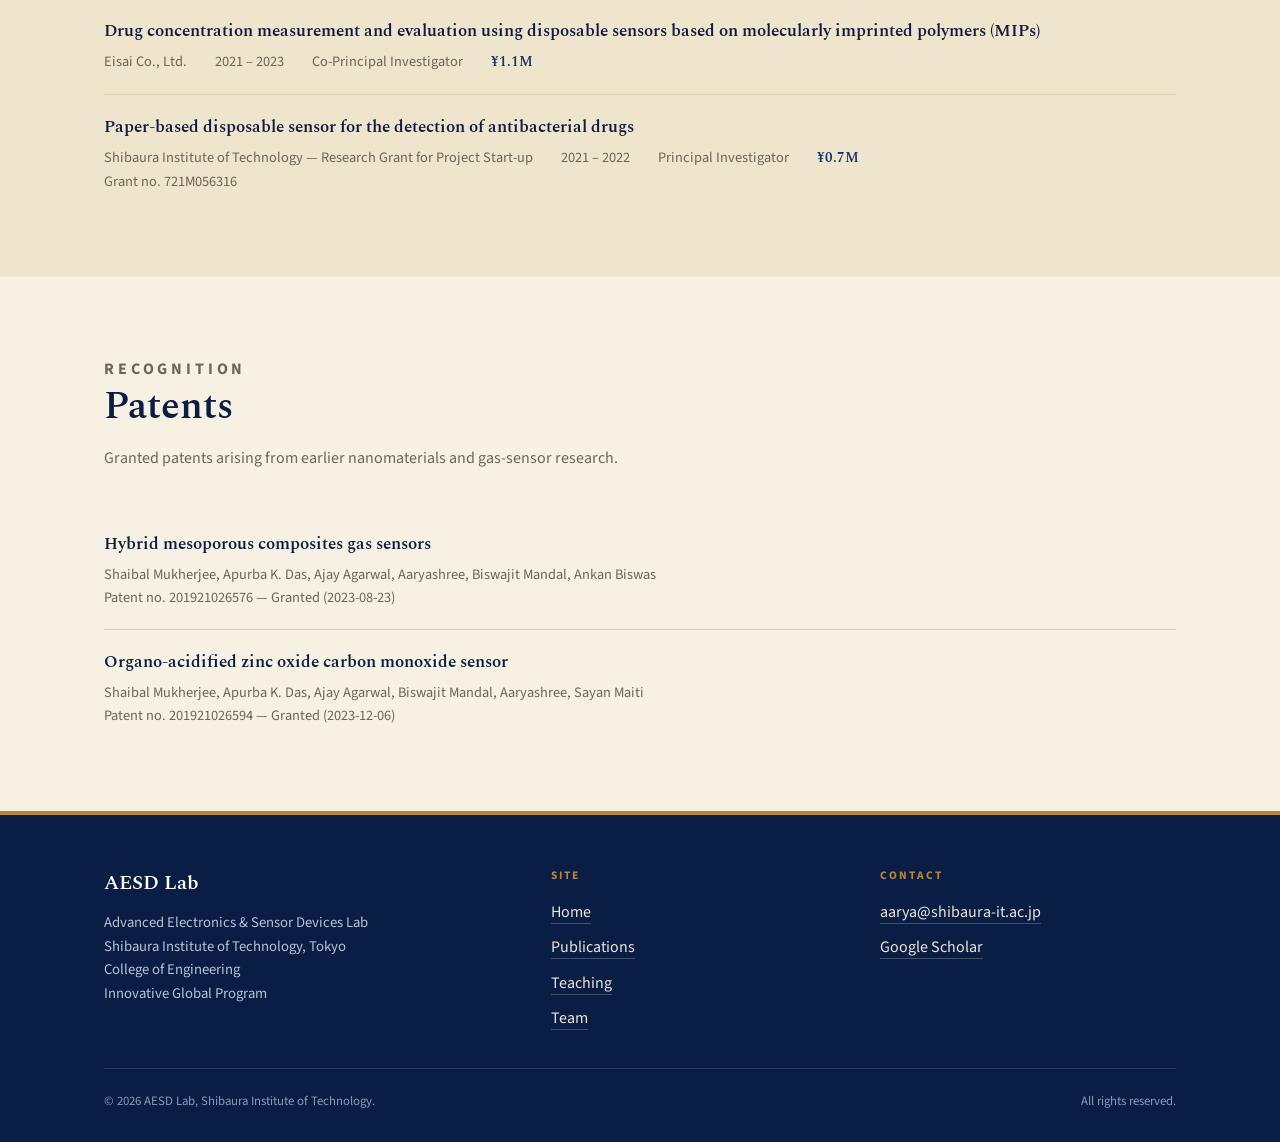
<file: research.html>
<!DOCTYPE html>
<html lang="en">
<head>
    <meta charset="UTF-8" />
    <meta name="viewport" content="width=device-width, initial-scale=1.0"/>
    <title>Research | AESD Lab | Shibaura Institute of Technology</title>
    <meta name="description" content="Research areas, funded projects, and patents from the Advanced Electronics &amp; Sensor Devices Lab at Shibaura Institute of Technology.">
    <link rel="preconnect" href="https://fonts.googleapis.com">
    <link rel="preconnect" href="https://fonts.gstatic.com" crossorigin>
    <link href="https://fonts.googleapis.com/css2?family=Spectral:ital,wght@0,300;0,400;0,500;0,600;0,700;1,400;1,500&family=Source+Sans+3:wght@400;500;600;700&display=swap" rel="stylesheet">
    <link rel="stylesheet" href="css/style.css">
</head>
<body>

    <!-- Header -->
    <header class="site-header">
        <div class="container nav-wrap">
            <a href="index.html" class="brand">
                <span class="brand-mark"><img src="images/aesd-logo.png" alt="AESD Lab logo"></span>
                <span class="brand-text">
                    <span class="name">AESD Lab</span>
                    <span class="tag">Advanced Electronics &amp; Sensor Devices</span>
                </span>
            </a>
            <button class="nav-toggle" aria-label="Open navigation menu" aria-expanded="false">
                <svg width="22" height="22" viewBox="0 0 24 24" fill="none" stroke="currentColor" stroke-width="2">
                    <path stroke-linecap="round" stroke-linejoin="round" d="M4 6h16M4 12h16M4 18h16"></path>
                </svg>
            </button>
            <ul class="nav-links">
                <li><a href="index.html">Home</a></li>
                <li><a href="research.html" class="active">Research</a></li>
                <li><a href="team.html">Team</a></li>
                <li><a href="teaching.html">Teaching</a></li>
                <li><a href="publications.html">Publications</a></li>
            </ul>
        </div>
    </header>

    <!-- Page header -->
    <section class="hero" style="padding-bottom: 36px;">
        <div class="container">
            <p class="eyebrow">Research</p>
            <h1 style="font-size: clamp(2.1rem, 4.4vw, 3rem);">Sensing platforms, from material to device</h1>
            <p class="lede" style="margin-bottom: 0;">
                AESD Lab studies flexible and printed electronic devices, electrochemical and optical sensors,
                nanomaterials for electronics, and the integration of sensor data with intelligent analysis &mdash;
                spanning device fabrication, materials chemistry, and applied measurement.
            </p>
        </div>
    </section>

    <!-- Research areas -->
    <section class="section" style="padding-top: 24px;">
        <div class="container">
            <div class="grid-2">
                <div class="tile">
                    <h3>Flexible &amp; printed electronic devices</h3>
                    <p>
                        Device structures based on printable materials and flexible substrates &mdash; plastic,
                        paper, and ceramic &mdash; with emphasis on low-cost fabrication, durability, and
                        integration into practical sensing platforms.
                    </p>
                    <p class="ref">Recent work: &ldquo;A Robust, Ultra-Low-Cost Workflow for Fabricating Flexible
                       Electrochemical Devices Using a Screen-Printed Enamel Resist,&rdquo; LOPEC 2026, Munich.</p>
                </div>
                <div class="tile">
                    <h3>Electrochemical &amp; optical sensors</h3>
                    <p>
                        Sensing platforms for chemical and biological measurement, including molecularly-imprinted
                        carbon-paste electrodes for therapeutic drug monitoring and food freshness, and biospeckle
                        optical sensing for agricultural samples.
                    </p>
                    <p class="ref">Recent work: &ldquo;A Disposable Sensor Chip Using a Paste Electrode with
                       Surface-Imprinted Graphite Particles for Rapid and Reagentless Monitoring of Theophylline,&rdquo;
                       <em>Molecules</em> (2022).</p>
                </div>
                <div class="tile">
                    <h3>Nanomaterials for electronics &amp; sensing</h3>
                    <p>
                        Oxide-, carbon-, and 2D-material systems &mdash; including ZnO, MoO&#8323;, and black
                        phosphorus &mdash; for gas sensing, optoelectronics, and thin-film photovoltaic
                        applications.
                    </p>
                    <p class="ref">Recent work: &ldquo;Recent Advances in 2D Black Phosphorus-Based Materials for
                       Gas Sensing Applications,&rdquo; <em>Journal of Materials Chemistry C</em> (2021).</p>
                </div>
                <div class="tile">
                    <h3>Intelligent &amp; wearable sensing</h3>
                    <p>
                        Self-powered and wearable sensor concepts, and the integration of sensor outputs with
                        machine learning for real-time food-safety and environmental monitoring.
                    </p>
                    <p class="ref">Recent work: &ldquo;Integrating Machine Learning with Electrochemical Sensors for
                       Intelligent Food Safety Monitoring,&rdquo; <em>Artificial Intelligence Chemistry</em> (2026).</p>
                </div>
            </div>
        </div>
    </section>

    <div class="container">
        <div class="trace" aria-hidden="true">
            <svg viewBox="0 0 1200 28" preserveAspectRatio="none" xmlns="http://www.w3.org/2000/svg">
                <path d="M0,14 H540 L556,4 L572,24 L588,14 H1200" />
            </svg>
        </div>
    </div>

    <!-- Funded projects -->
    <section class="section section--alt">
        <div class="container">
            <div class="section-head">
                <p class="eyebrow">Funding</p>
                <h2>Funded research projects</h2>
                <p>External and internal grants supporting the lab&rsquo;s sensor-development programme since 2021.</p>
            </div>
            <div id="fundingList" class="entry-list"></div>
        </div>
    </section>

    <!-- Patents -->
    <section class="section">
        <div class="container">
            <div class="section-head">
                <p class="eyebrow">Recognition</p>
                <h2>Patents</h2>
                <p>Granted patents arising from earlier nanomaterials and gas-sensor research.</p>
            </div>
            <div id="patentsList" class="entry-list"></div>
        </div>
    </section>

    <!-- Footer -->
    <footer class="site-footer">
        <div class="container">
            <div class="footer-grid">
                <div>
                    <h2>AESD Lab</h2>
                    <p>Advanced Electronics &amp; Sensor Devices Lab<br>
                       Shibaura Institute of Technology, Tokyo<br>
                       College of Engineering<br>
                       Innovative Global Program</p>
                </div>
                <div>
                    <h3>Site</h3>
                    <ul>
                        <li><a href="index.html">Home</a></li>
                        <li><a href="publications.html">Publications</a></li>
                        <li><a href="teaching.html">Teaching</a></li>
                        <li><a href="team.html">Team</a></li>
                    </ul>
                </div>
                <div>
                    <h3>Contact</h3>
                    <ul>
                        <li><a href="mailto:aarya@shibaura-it.ac.jp">aarya@shibaura-it.ac.jp</a></li>
                        <li><a href="https://scholar.google.com/citations?user=MFKSQD4AAAAJ" target="_blank" rel="noopener noreferrer">Google Scholar</a></li>
                    </ul>
                </div>
            </div>
            <div class="footer-bottom">
                <span>&copy; 2026 AESD Lab, Shibaura Institute of Technology.</span>
                <span>All rights reserved.</span>
            </div>
        </div>
    </footer>

    <script src="js/main.js"></script>
    <script>
    (async function () {
        function el(tag, cls, html) {
            var e = document.createElement(tag);
            if (cls) e.className = cls;
            if (html !== undefined) e.innerHTML = html;
            return e;
        }

        // Funded projects
        try {
            const res = await fetch('data/funding.json');
            const items = await res.json();
            const list = document.getElementById('fundingList');
            items.forEach(p => {
                const entry = el('div', 'entry');
                entry.appendChild(el('div', 'entry-title', p.title));
                const meta = el('div', 'entry-meta');
                const row = el('div', 'entry-row');
                row.appendChild(el('span', null, p.agency));
                row.appendChild(el('span', null, p.period));
                row.appendChild(el('span', null, p.role));
                if (p.amount) row.appendChild(el('span', 'amount', p.amount));
                meta.appendChild(row);
                if (p.grant_number) {
                    meta.appendChild(el('div', null, 'Grant no. ' + p.grant_number));
                }
                entry.appendChild(meta);
                list.appendChild(entry);
            });
        } catch (err) {
            console.error('Failed to load funding.json', err);
            document.getElementById('fundingList').innerHTML = '<p class="pub-empty">Funded project list unavailable.</p>';
        }

        // Patents
        try {
            const res = await fetch('data/patents.json');
            const items = await res.json();
            const list = document.getElementById('patentsList');
            items.forEach(p => {
                const entry = el('div', 'entry');
                entry.appendChild(el('div', 'entry-title', p.title));
                const meta = el('div', 'entry-meta');
                meta.appendChild(el('div', null, p.inventors));
                meta.appendChild(el('div', null, 'Patent no. ' + p.number + ' \u2014 ' + p.status + (p.granted ? ' (' + p.granted + ')' : '')));
                entry.appendChild(meta);
                list.appendChild(entry);
            });
        } catch (err) {
            console.error('Failed to load patents.json', err);
            document.getElementById('patentsList').innerHTML = '<p class="pub-empty">Patent list unavailable.</p>';
        }
    })();
    </script>
</body>
</html>
</file>
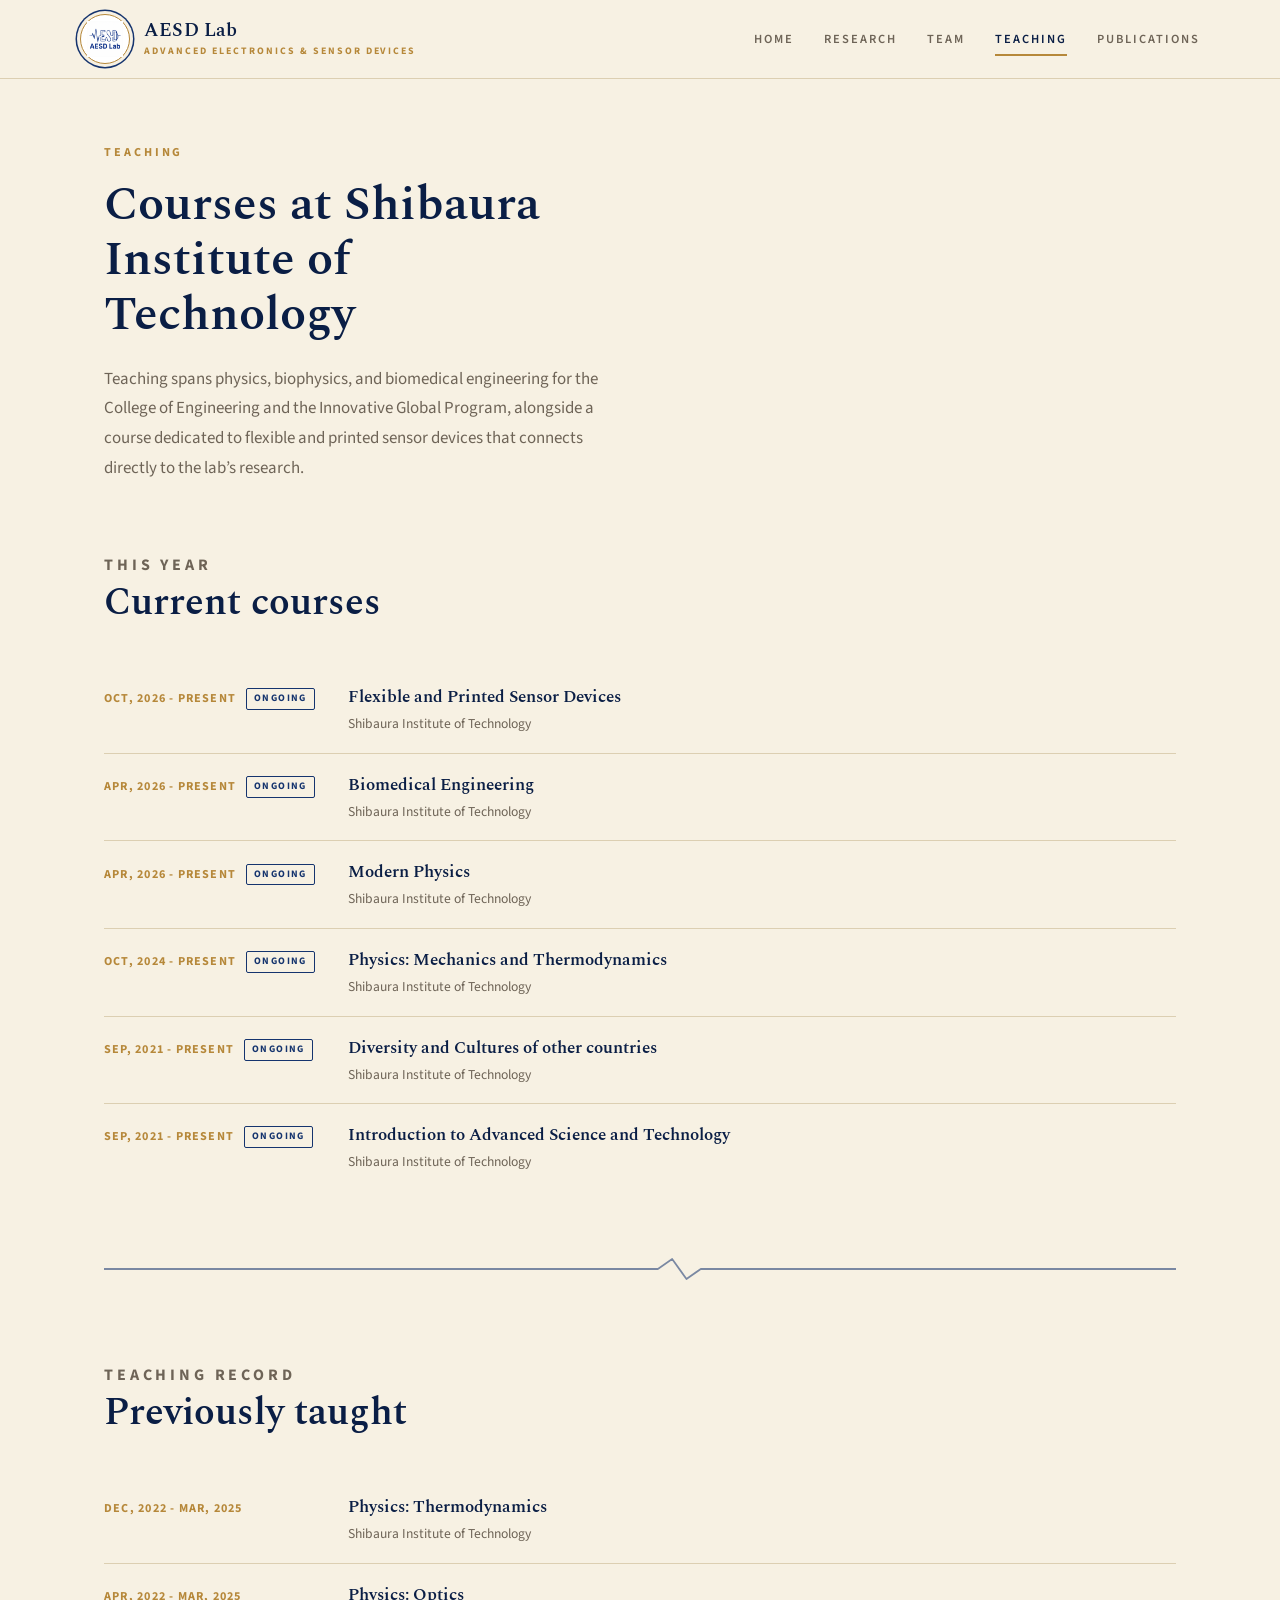
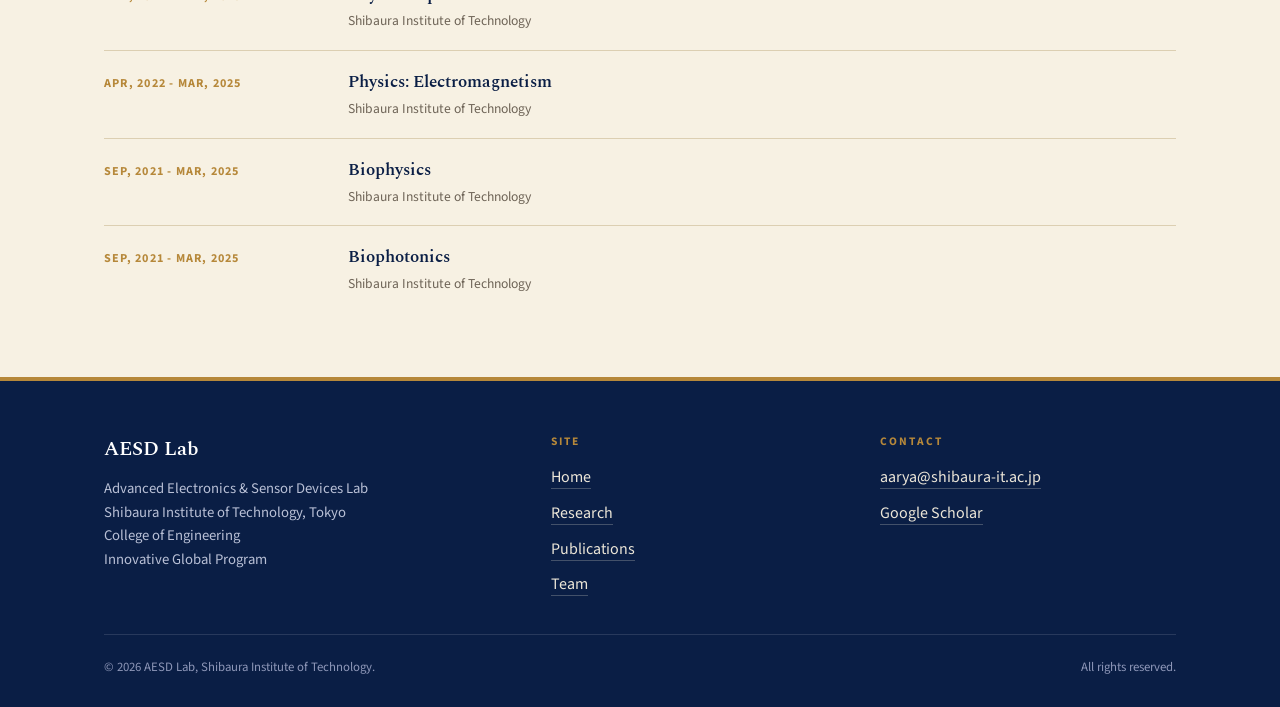
<file: teaching.html>
<!DOCTYPE html>
<html lang="en">
<head>
    <meta charset="UTF-8" />
    <meta name="viewport" content="width=device-width, initial-scale=1.0"/>
    <title>Teaching | AESD Lab | Shibaura Institute of Technology</title>
    <meta name="description" content="Courses taught by Dr. Aaryashree at Shibaura Institute of Technology, College of Engineering/ Innovative Global Program.">
    <link rel="preconnect" href="https://fonts.googleapis.com">
    <link rel="preconnect" href="https://fonts.gstatic.com" crossorigin>
    <link href="https://fonts.googleapis.com/css2?family=Spectral:ital,wght@0,300;0,400;0,500;0,600;0,700;1,400;1,500&family=Source+Sans+3:wght@400;500;600;700&display=swap" rel="stylesheet">
    <link rel="stylesheet" href="css/style.css">
</head>
<body>

    <!-- Header -->
    <header class="site-header">
        <div class="container nav-wrap">
            <a href="index.html" class="brand">
                <span class="brand-mark"><img src="images/aesd-logo.png" alt="AESD Lab logo"></span>
                <span class="brand-text">
                    <span class="name">AESD Lab</span>
                    <span class="tag">Advanced Electronics &amp; Sensor Devices</span>
                </span>
            </a>
            <button class="nav-toggle" aria-label="Open navigation menu" aria-expanded="false">
                <svg width="22" height="22" viewBox="0 0 24 24" fill="none" stroke="currentColor" stroke-width="2">
                    <path stroke-linecap="round" stroke-linejoin="round" d="M4 6h16M4 12h16M4 18h16"></path>
                </svg>
            </button>
            <ul class="nav-links">
                <li><a href="index.html">Home</a></li>
                <li><a href="research.html">Research</a></li>
                <li><a href="team.html">Team</a></li>
                <li><a href="teaching.html" class="active">Teaching</a></li>
                <li><a href="publications.html">Publications</a></li>
            </ul>
        </div>
    </header>

    <!-- Page header -->
    <section class="hero" style="padding-bottom: 30px;">
        <div class="container">
            <p class="eyebrow">Teaching</p>
            <h1 style="font-size: clamp(2.1rem, 4.4vw, 3rem);">Courses at Shibaura Institute of Technology</h1>
            <p class="lede" style="margin-bottom: 0;">
                Teaching spans physics, biophysics, and biomedical engineering for the College of
                Engineering and the Innovative Global Program, alongside a course dedicated to
                flexible and printed sensor devices that connects directly to the lab&rsquo;s research.
            </p>
        </div>
    </section>

    <!-- Current courses -->
    <section class="section" style="padding-top: 24px;">
        <div class="container">
            <div class="section-head">
                <p class="eyebrow">This Year</p>
                <h2>Current courses</h2>
            </div>
            <div id="currentCourses" class="entry-list"></div>
        </div>
    </section>

    <div class="container">
        <div class="trace trace--navy" aria-hidden="true">
            <svg viewBox="0 0 1200 28" preserveAspectRatio="none" xmlns="http://www.w3.org/2000/svg">
                <path d="M0,14 H620 L636,4 L652,24 L668,14 H1200" />
            </svg>
        </div>
    </div>

    <!-- Past courses -->
    <section class="section">
        <div class="container">
            <div class="section-head">
                <p class="eyebrow">Teaching Record</p>
                <h2>Previously taught</h2>
            </div>
            <div id="pastCourses" class="entry-list"></div>
        </div>
    </section>

    <!-- Footer -->
    <footer class="site-footer">
        <div class="container">
            <div class="footer-grid">
                <div>
                    <h2>AESD Lab</h2>
                    <p>Advanced Electronics &amp; Sensor Devices Lab<br>
                       Shibaura Institute of Technology, Tokyo<br>
                       College of Engineering<br>
                       Innovative Global Program</p>
                </div>
                <div>
                    <h3>Site</h3>
                    <ul>
                        <li><a href="index.html">Home</a></li>
                        <li><a href="research.html">Research</a></li>
                        <li><a href="publications.html">Publications</a></li>
                        <li><a href="team.html">Team</a></li>
                    </ul>
                </div>
                <div>
                    <h3>Contact</h3>
                    <ul>
                        <li><a href="mailto:aarya@shibaura-it.ac.jp">aarya@shibaura-it.ac.jp</a></li>
                        <li><a href="https://scholar.google.com/citations?user=MFKSQD4AAAAJ" target="_blank" rel="noopener noreferrer">Google Scholar</a></li>
                    </ul>
                </div>
            </div>
            <div class="footer-bottom">
                <span>&copy; 2026 AESD Lab, Shibaura Institute of Technology.</span>
                <span>All rights reserved.</span>
            </div>
        </div>
    </footer>

    <script src="js/main.js"></script>
    <script>
    (async function () {
        function el(tag, cls, html) {
            var e = document.createElement(tag);
            if (cls) e.className = cls;
            if (html !== undefined) e.innerHTML = html;
            return e;
        }

        function renderCourse(c, current) {
            const item = el('div', 'course-item');
            const periodHtml = c.period + (current ? '<span class="course-current-flag">Ongoing</span>' : '');
            item.appendChild(el('div', 'course-period', periodHtml));
            const body = el('div');
            body.appendChild(el('div', 'course-title', c.course_title));
            body.appendChild(el('div', 'course-inst', c.institution));
            item.appendChild(body);
            return item;
        }

        // Parse a period string's start date for sorting, e.g. "Apr, 2026 - Present"
        function startKey(period) {
            const m = period.match(/([A-Za-z]+),?\s*(\d{4})/);
            if (!m) return '0000-00';
            const months = {Jan:'01',Feb:'02',Mar:'03',Apr:'04',May:'05',Jun:'06',Jul:'07',Aug:'08',Sep:'09',Oct:'10',Nov:'11',Dec:'12'};
            const mo = months[m[1].slice(0,3)] || '00';
            return m[2] + '-' + mo;
        }

        try {
            const res = await fetch('data/courses.json');
            const courses = await res.json();

            const current = courses.filter(c => /present/i.test(c.period));
            const past = courses.filter(c => !/present/i.test(c.period));

            current.sort((a, b) => startKey(b.period).localeCompare(startKey(a.period)));
            past.sort((a, b) => startKey(b.period).localeCompare(startKey(a.period)));

            const currentList = document.getElementById('currentCourses');
            if (current.length) {
                current.forEach(c => currentList.appendChild(renderCourse(c, true)));
            } else {
                currentList.innerHTML = '<p class="pub-empty">No current courses listed.</p>';
            }

            const pastList = document.getElementById('pastCourses');
            if (past.length) {
                past.forEach(c => pastList.appendChild(renderCourse(c, false)));
            } else {
                pastList.innerHTML = '<p class="pub-empty">No past courses listed.</p>';
            }
        } catch (err) {
            console.error('Failed to load courses.json', err);
            document.getElementById('currentCourses').innerHTML = '<p class="pub-empty">Unable to load course list right now.</p>';
            document.getElementById('pastCourses').innerHTML = '';
        }
    })();
    </script>
</body>
</html>
</file>
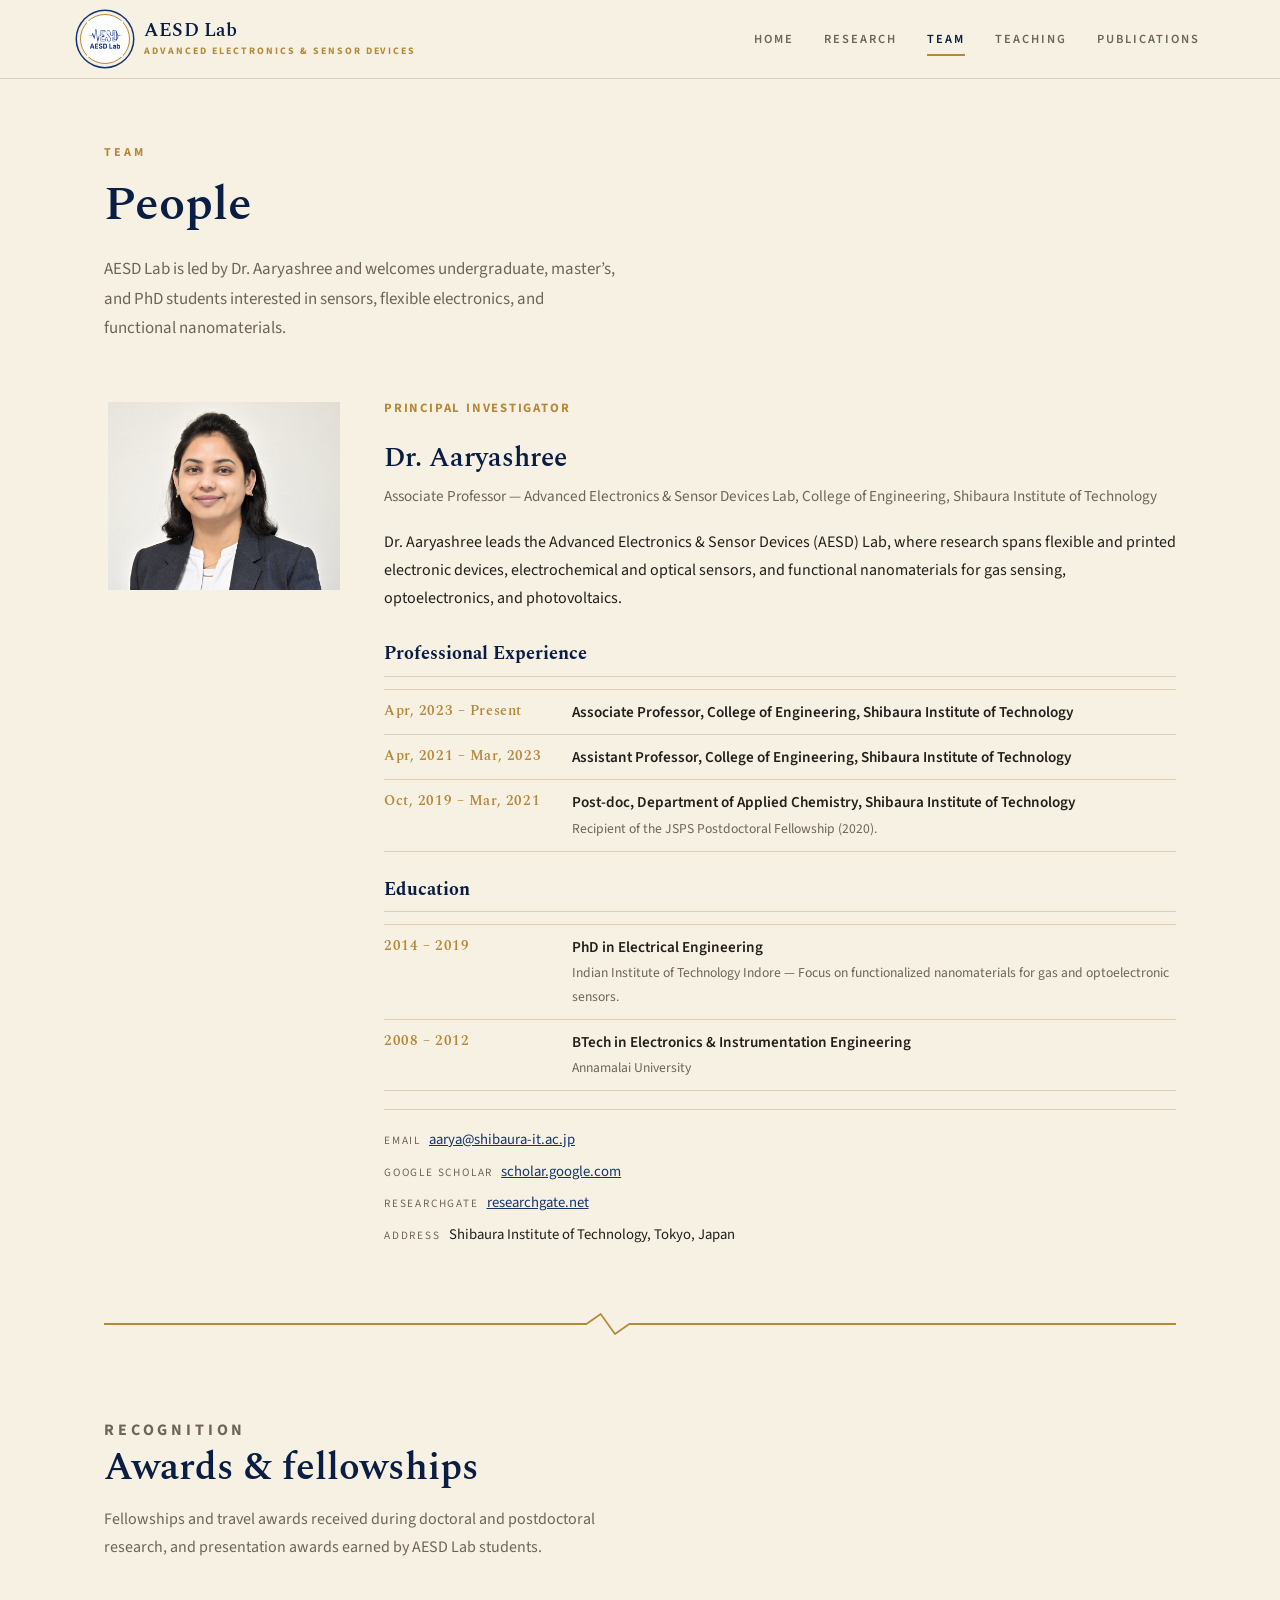
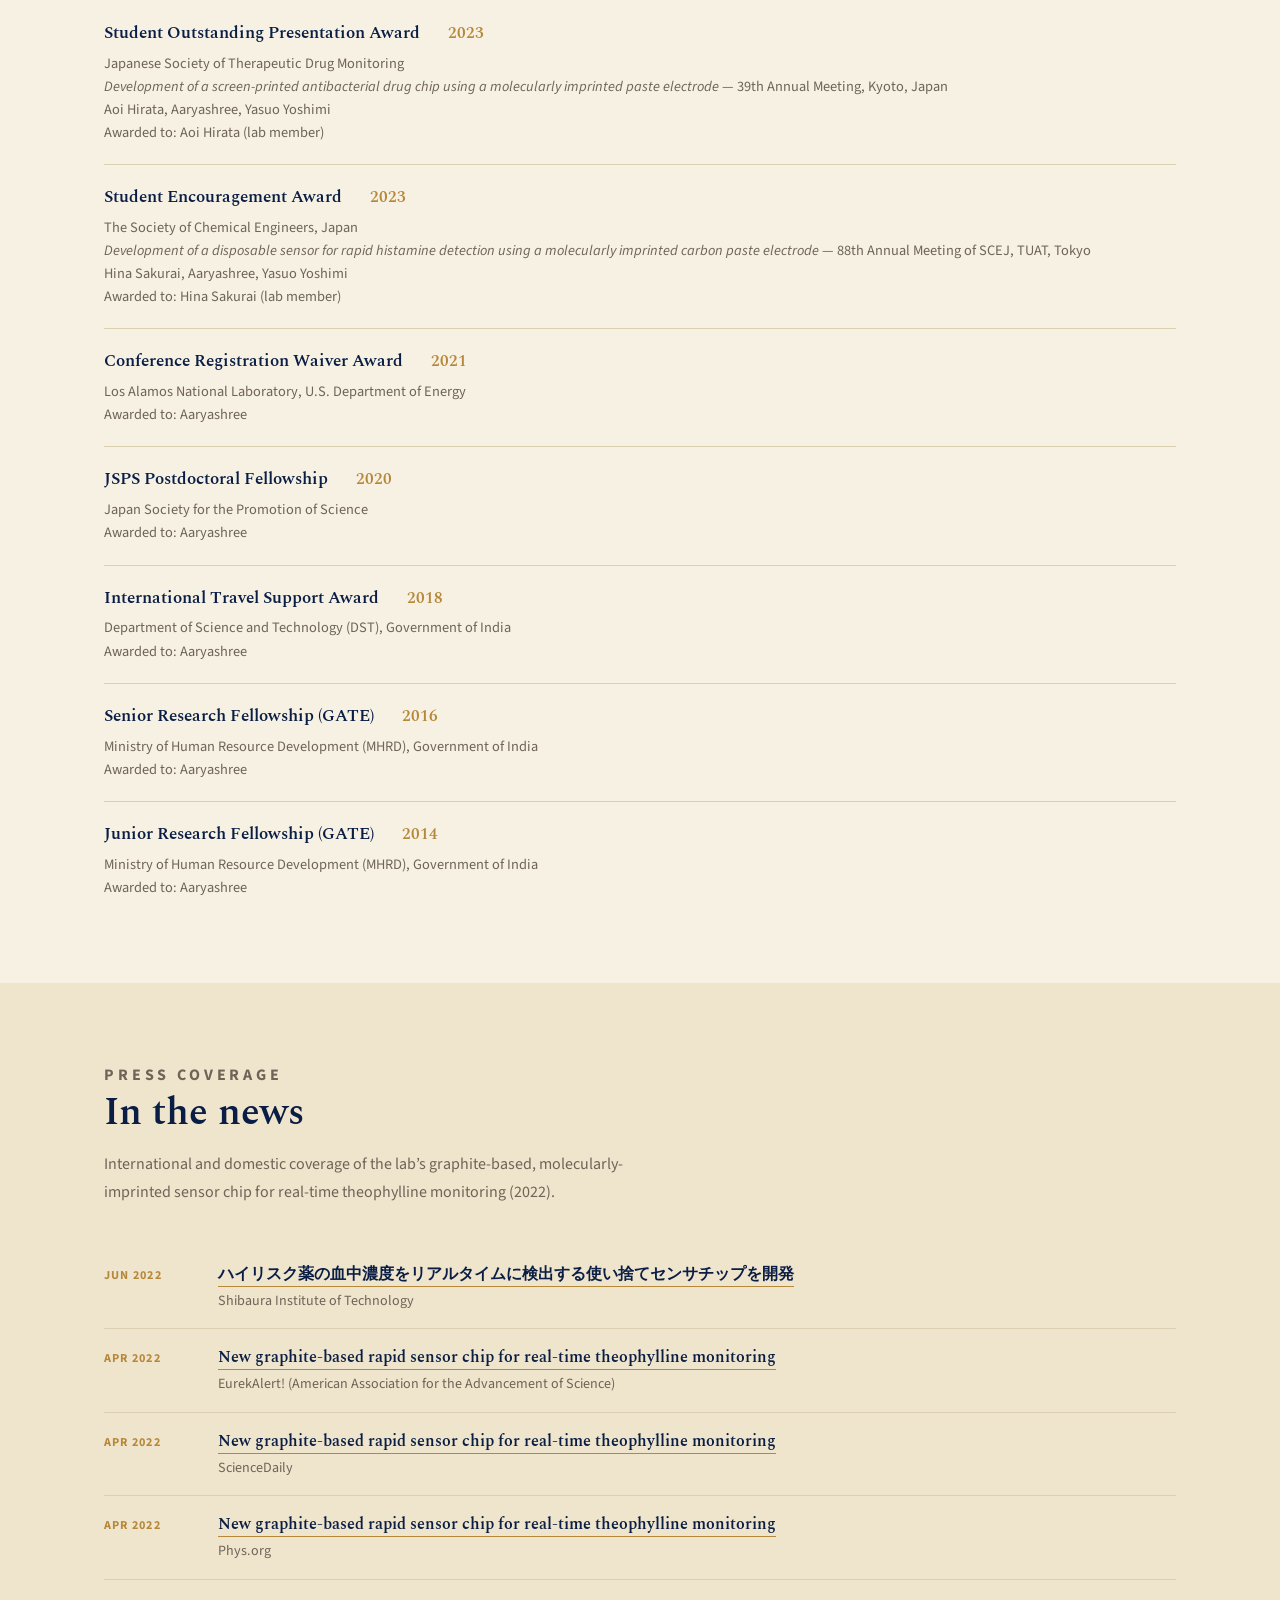
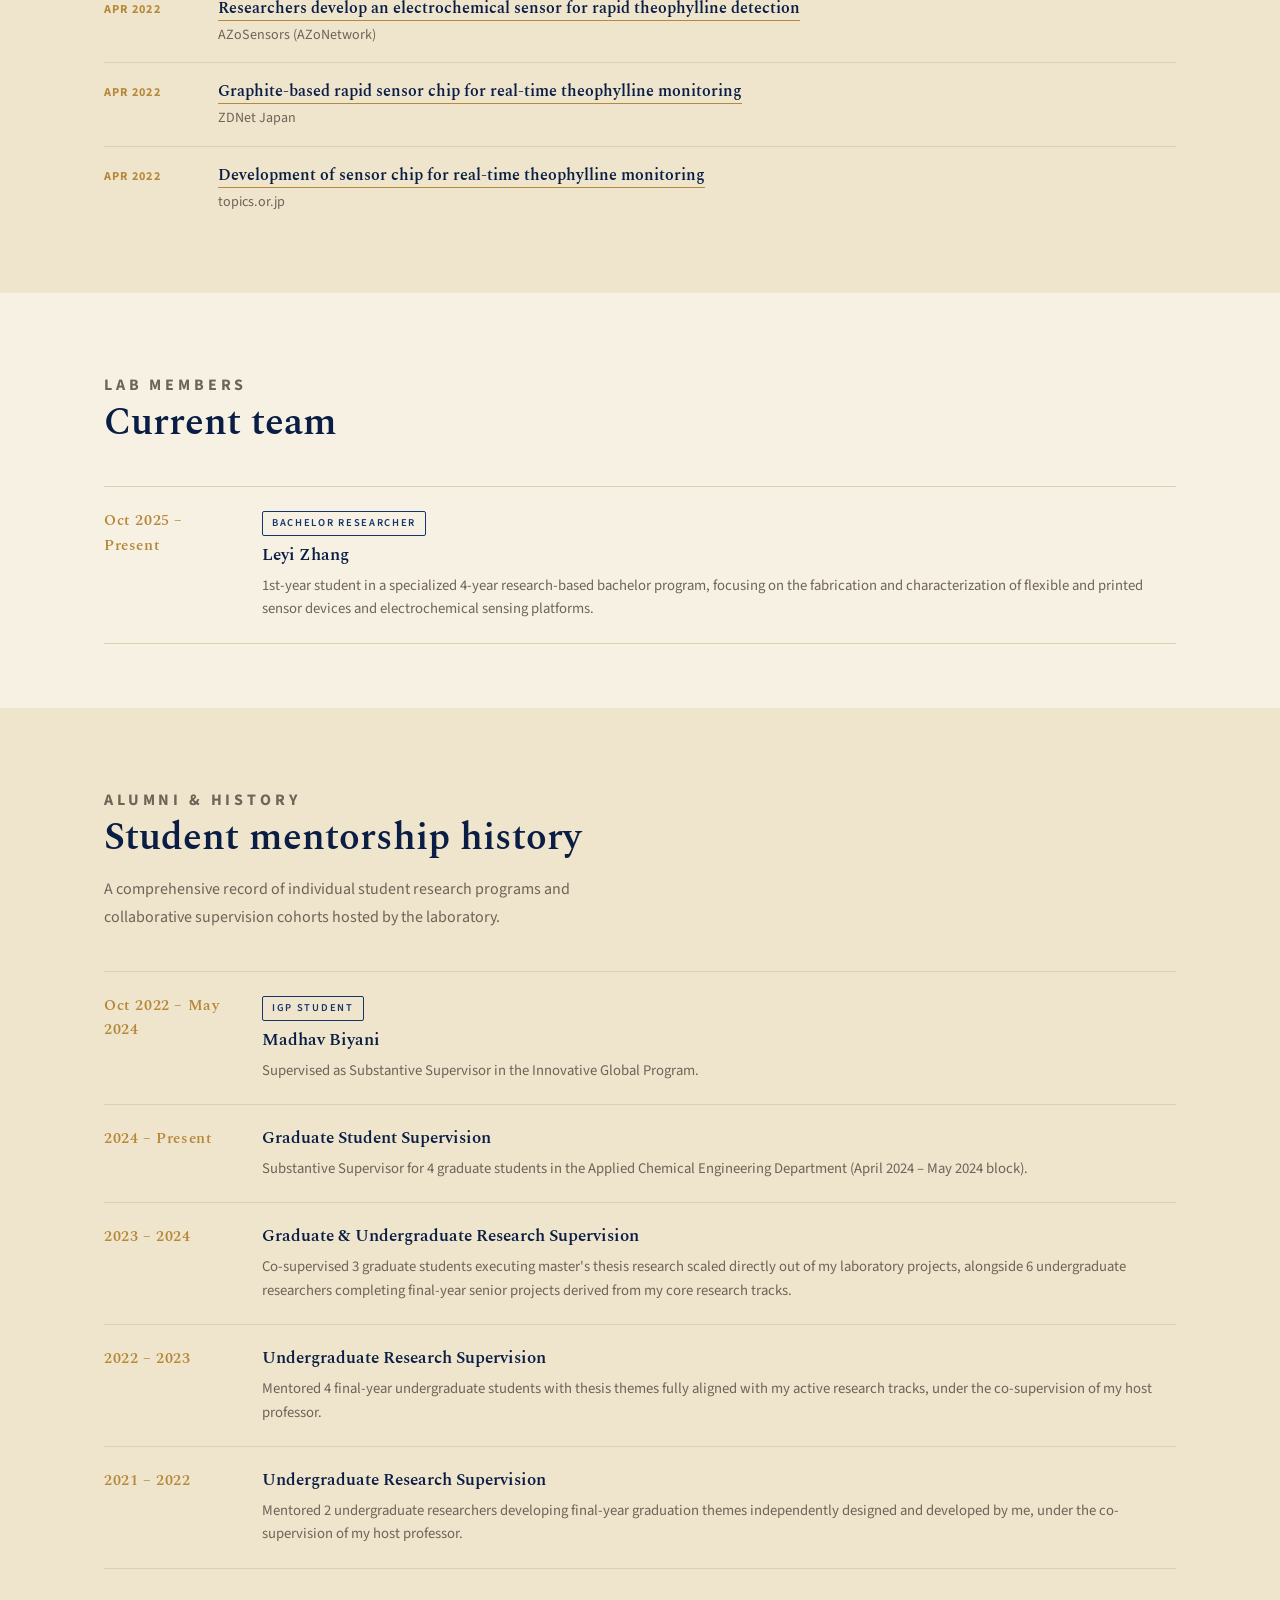
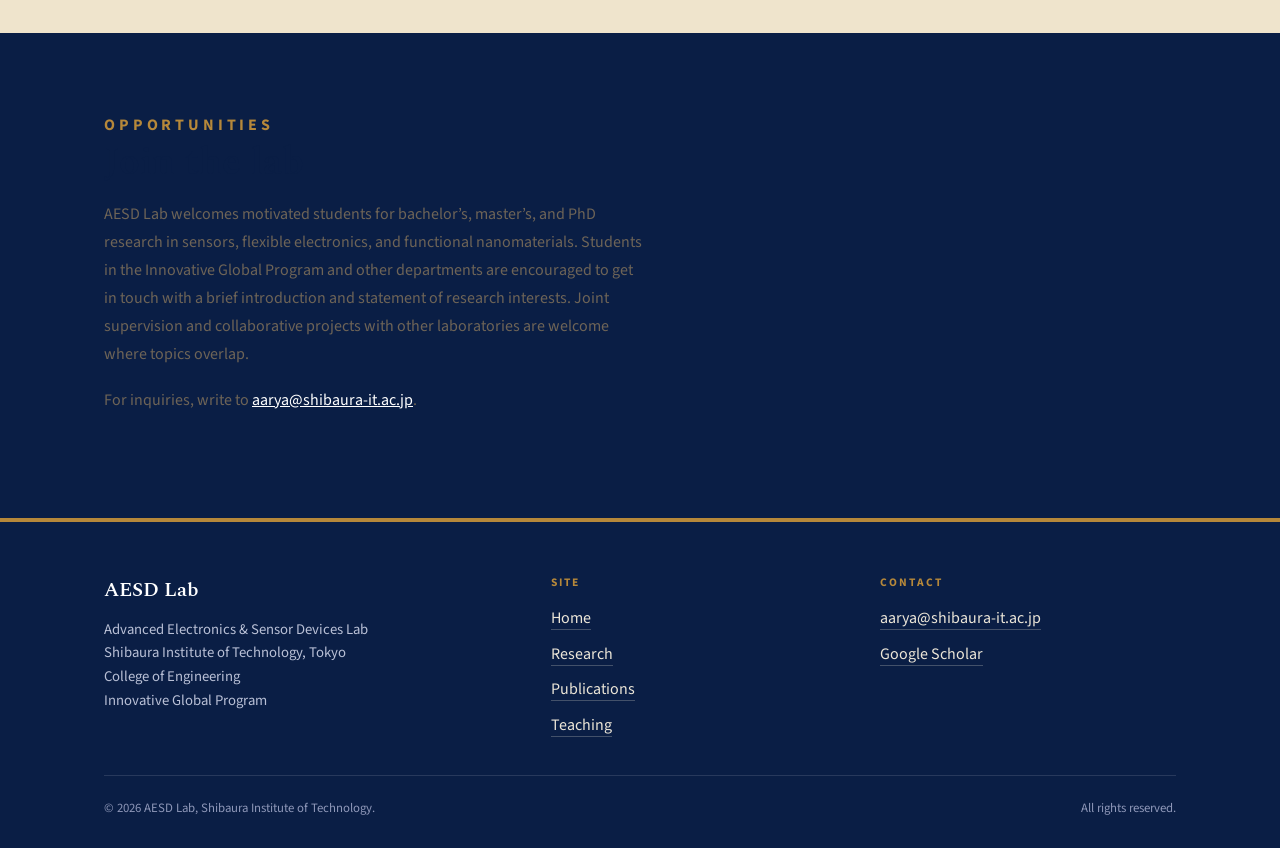
<file: team.html>
<!DOCTYPE html>
<html lang="en">
<head>
    <meta charset="UTF-8" />
    <meta name="viewport" content="width=device-width, initial-scale=1.0"/>
    <title>Team | AESD Lab | Shibaura Institute of Technology</title>
    <meta name="description" content="Dr. Aaryashree, Associate Professor at Shibaura Institute of Technology, and the AESD Lab team — awards, recognition, and media coverage.">
    <link rel="preconnect" href="https://fonts.googleapis.com">
    <link rel="preconnect" href="https://fonts.gstatic.com" crossorigin>
    <link href="https://fonts.googleapis.com/css2?family=Spectral:ital,wght@0,300;0,400;0,500;0,600;0,700;1,400;1,500&family=Source+Sans+3:wght@400;500;600;700&display=swap" rel="stylesheet">
    <link rel="stylesheet" href="css/style.css">
</head>
<body>

    <!-- Header -->
    <header class="site-header">
        <div class="container nav-wrap">
            <a href="index.html" class="brand">
                <span class="brand-mark"><img src="images/aesd-logo.png" alt="AESD Lab logo"></span>
                <span class="brand-text">
                    <span class="name">AESD Lab</span>
                    <span class="tag">Advanced Electronics &amp; Sensor Devices</span>
                </span>
            </a>
            <button class="nav-toggle" aria-label="Open navigation menu" aria-expanded="false">
                <svg width="22" height="22" viewBox="0 0 24 24" fill="none" stroke="currentColor" stroke-width="2">
                    <path stroke-linecap="round" stroke-linejoin="round" d="M4 6h16M4 12h16M4 18h16"></path>
                </svg>
            </button>
            <ul class="nav-links">
                <li><a href="index.html">Home</a></li>
                <li><a href="research.html">Research</a></li>
                <li><a href="team.html" class="active">Team</a></li>
                <li><a href="teaching.html">Teaching</a></li>
                <li><a href="publications.html">Publications</a></li>
            </ul>
        </div>
    </header>

    <!-- Page header -->
    <section class="hero" style="padding-bottom: 30px;">
        <div class="container">
            <p class="eyebrow">Team</p>
            <h1 style="font-size: clamp(2.1rem, 4.4vw, 3rem);">People</h1>
            <p class="lede" style="margin-bottom: 0;">
                AESD Lab is led by Dr. Aaryashree and welcomes undergraduate, master&rsquo;s, and PhD students
                interested in sensors, flexible electronics, and functional nanomaterials.
            </p>
        </div>
    </section>

    <!-- PI -->
    <section class="section" style="padding-top: 24px;">
        <div class="container">
            <div class="pi-card">
                <div class="pi-photo">
                    <img src="images/Aaryashree.jpg" alt="Portrait of Dr. Aaryashree">
                </div>
                <div>
                    <p class="pi-role">Principal Investigator</p>
                    <h2 class="pi-name">Dr. Aaryashree</h2>
                    <p style="color: var(--ink-soft); font-size: 0.95rem; margin: 0 0 20px;">
                        Associate Professor &mdash; Advanced Electronics &amp; Sensor Devices Lab,
                        College of Engineering, Shibaura Institute of Technology
                    </p>
                    <div class="pi-bio">
                        <p>
                            Dr. Aaryashree leads the Advanced Electronics &amp; Sensor Devices (AESD) Lab, where
                            research spans flexible and printed electronic devices, electrochemical and optical
                            sensors, and functional nanomaterials for gas sensing, optoelectronics, and
                            photovoltaics.
                        </p>

                        <!-- Professional Timeline (from image_6289e7.png) -->
                        <h3 style="font-family: var(--font-display); font-size: 1.15rem; margin: 28px 0 12px; color: var(--navy-deep); border-bottom: 1px solid var(--rule); padding-bottom: 6px;">Professional Experience</h3>
                        
                        <div class="highlight-list" style="margin-bottom: 24px;">
                            <div class="highlight-item" style="padding: 10px 0; grid-template-columns: 160px 1fr;">
                                <div class="highlight-date" style="font-size: 0.9rem;">Apr, 2023 &ndash; Present</div>
                                <div class="highlight-body">
                                    <h4 style="margin: 0; font-size: 0.95rem; font-family: var(--font-body); font-weight: 600; color: var(--ink);">Associate Professor, College of Engineering, Shibaura Institute of Technology</h4>
                                </div>
                            </div>
                            
                            <div class="highlight-item" style="padding: 10px 0; grid-template-columns: 160px 1fr;">
                                <div class="highlight-date" style="font-size: 0.9rem;">Apr, 2021 &ndash; Mar, 2023</div>
                                <div class="highlight-body">
                                    <h4 style="margin: 0; font-size: 0.95rem; font-family: var(--font-body); font-weight: 600; color: var(--ink);">Assistant Professor, College of Engineering, Shibaura Institute of Technology</h4>
                                </div>
                            </div>

                            <div class="highlight-item" style="padding: 10px 0; grid-template-columns: 160px 1fr;">
                                <div class="highlight-date" style="font-size: 0.9rem;">Oct, 2019 &ndash; Mar, 2021</div>
                                <div class="highlight-body">
                                    <h4 style="margin: 0; font-size: 0.95rem; font-family: var(--font-body); font-weight: 600; color: var(--ink);">Post-doc, Department of Applied Chemistry, Shibaura Institute of Technology</h4>
                                    <p style="margin: 2px 0 0; font-size: 0.85rem; color: var(--ink-soft);">Recipient of the JSPS Postdoctoral Fellowship (2020).</p>
                                </div>
                            </div>
                        </div>

                        <!-- Education Timeline -->
                        <h3 style="font-family: var(--font-display); font-size: 1.15rem; margin: 24px 0 12px; color: var(--navy-deep); border-bottom: 1px solid var(--rule); padding-bottom: 6px;">Education</h3>
                        
                        <div class="highlight-list">
                            <div class="highlight-item" style="padding: 10px 0; grid-template-columns: 160px 1fr;">
                                <div class="highlight-date" style="font-size: 0.9rem;">2014 &ndash; 2019</div>
                                <div class="highlight-body">
                                    <h4 style="margin: 0; font-size: 0.95rem; font-family: var(--font-body); font-weight: 600; color: var(--ink);">PhD in Electrical Engineering</h4>
                                    <p style="margin: 2px 0 0; font-size: 0.85rem; color: var(--ink-soft);">Indian Institute of Technology Indore &mdash; Focus on functionalized nanomaterials for gas and optoelectronic sensors.</p>
                                </div>
                            </div>

                            <div class="highlight-item" style="padding: 10px 0; grid-template-columns: 160px 1fr;">
                                <div class="highlight-date" style="font-size: 0.9rem;">2008 &ndash; 2012</div>
                                <div class="highlight-body">
                                    <h4 style="margin: 0; font-size: 0.95rem; font-family: var(--font-body); font-weight: 600; color: var(--ink);">BTech in Electronics &amp; Instrumentation Engineering</h4>
                                    <p style="margin: 2px 0 0; font-size: 0.85rem; color: var(--ink-soft);">Annamalai University</p>
                                </div>
                            </div>
                        </div>
                    </div>
                    <div class="pi-meta-list">
                        <div><span class="label">Email</span><a href="mailto:aarya@shibaura-it.ac.jp">aarya@shibaura-it.ac.jp</a></div>
                        <div><span class="label">Google Scholar</span><a href="https://scholar.google.com/citations?user=MFKSQD4AAAAJ" target="_blank" rel="noopener noreferrer">scholar.google.com</a></div>
                        <div><span class="label">ResearchGate</span><a href="https://www.researchgate.net/profile/Aaryashree-2" target="_blank" rel="noopener noreferrer">researchgate.net</a></div>
                        <div><span class="label">Address</span>Shibaura Institute of Technology, Tokyo, Japan</div>
                    </div>
                </div>
            </div>
        </div>
    </section>

    <div class="container">
        <div class="trace" aria-hidden="true">
            <svg viewBox="0 0 1200 28" preserveAspectRatio="none" xmlns="http://www.w3.org/2000/svg">
                <path d="M0,14 H540 L556,4 L572,24 L588,14 H1200" />
            </svg>
        </div>
    </div>

    <!-- Awards -->
    <section class="section">
        <div class="container">
            <div class="section-head">
                <p class="eyebrow">Recognition</p>
                <h2>Awards &amp; fellowships</h2>
                <p>Fellowships and travel awards received during doctoral and postdoctoral research, and
                   presentation awards earned by AESD Lab students.</p>
            </div>
            <div id="awardsList" class="entry-list"></div>
        </div>
    </section>

    <!-- In the news -->
    <section class="section section--alt" id="news">
        <div class="container">
            <div class="section-head">
                <p class="eyebrow">Press Coverage</p>
                <h2>In the news</h2>
                <p>International and domestic coverage of the lab&rsquo;s graphite-based, molecularly-imprinted
                   sensor chip for real-time theophylline monitoring (2022).</p>
            </div>
            <div id="mediaList"></div>
        </div>
    </section>

    <!-- Current team -->
    <section class="section">
        <div class="container">
            <div class="section-head">
                <p class="eyebrow">Lab Members</p>
                <h2>Current team</h2>
            </div>
            <div class="highlight-list">
                <div class="highlight-item">
                    <div class="highlight-date">Oct 2025 &ndash; Present</div>
                    <div class="highlight-body">
                        <span class="tag-label">Bachelor Researcher</span>
                        <h3>Leyi Zhang</h3>
                        <p>1st-year student in a specialized 4-year research-based bachelor program, focusing on the fabrication and characterization of flexible and printed sensor devices and electrochemical sensing platforms.</p>
                    </div>
                </div>
            </div>
        </div>
    </section>

    <!-- Student Mentorship History -->
    <section class="section section--alt">
        <div class="container">
            <div class="section-head">
                <p class="eyebrow">Alumni &amp; History</p>
                <h2>Student mentorship history</h2>
                <p>A comprehensive record of individual student research programs and collaborative supervision cohorts hosted by the laboratory.</p>
            </div>
            <div class="highlight-list">
                <!-- Highlighted Individual Alumni -->
                <div class="highlight-item">
                    <div class="highlight-date">Oct 2022 &ndash; May 2024</div>
                    <div class="highlight-body">
                        <span class="tag-label">IGP Student</span>
                        <h3>Madhav Biyani</h3>
                        <p>Supervised as Substantive Supervisor in the Innovative Global Program.</p>
                    </div>
                </div>

                <!-- 2024 -->
                <div class="highlight-item">
                    <div class="highlight-date">2024 &ndash; Present</div>
                    <div class="highlight-body">
                        <h3>Graduate Student Supervision</h3>
                        <p>Substantive Supervisor for 4 graduate students in the Applied Chemical Engineering Department (April 2024 &ndash; May 2024 block).</p>
                    </div>
                </div>

                <!-- 2023 - 2024 -->
                <div class="highlight-item">
                    <div class="highlight-date">2023 &ndash; 2024</div>
                    <div class="highlight-body">
                        <h3>Graduate &amp; Undergraduate Research Supervision</h3>
                        <p>Co-supervised 3 graduate students executing master's thesis research scaled directly out of my laboratory projects, alongside 6 undergraduate researchers completing final-year senior projects derived from my core research tracks.</p>
                    </div>
                </div>

                <!-- 2022 - 2023 -->
                <div class="highlight-item">
                    <div class="highlight-date">2022 &ndash; 2023</div>
                    <div class="highlight-body">
                        <h3>Undergraduate Research Supervision</h3>
                        <p>Mentored 4 final-year undergraduate students with thesis themes fully aligned with my active research tracks, under the co-supervision of my host professor.</p>
                    </div>
                </div>

                <!-- 2021 - 2022 Cohorts -->
                <div class="highlight-item">
                    <div class="highlight-date">2021 &ndash; 2022</div>
                    <div class="highlight-body">
                        <h3>Undergraduate Research Supervision</h3>
                        <p>Mentored 2 undergraduate researchers developing final-year graduation themes independently designed and developed by me, under the co-supervision of my host professor.</p>
                    </div>
                </div>
            </div>
        </div>
    </section>

    <!-- Join the lab -->
    <section class="section section--navy">
        <div class="container">
            <div class="section-head">
                <p class="eyebrow">Opportunities</p>
                <h2>Join the lab</h2>
                <p>
                    AESD Lab welcomes motivated students for bachelor&rsquo;s, master&rsquo;s, and PhD research in
                    sensors, flexible electronics, and functional nanomaterials. Students in the Innovative Global
                    Program and other departments are encouraged to get in touch with a brief introduction and
                    statement of research interests. Joint supervision and collaborative projects with other
                    laboratories are welcome where topics overlap.
                </p>
                <p style="margin-top: 18px;">
                    For inquiries, write to
                    <a href="mailto:aarya@shibaura-it.ac.jp" style="color:#fff;">aarya@shibaura-it.ac.jp</a>.
                </p>
            </div>
        </div>
    </section>

    <!-- Footer -->
    <footer class="site-footer">
        <div class="container">
            <div class="footer-grid">
                <div>
                    <h2>AESD Lab</h2>
                    <p>Advanced Electronics &amp; Sensor Devices Lab<br>
                       Shibaura Institute of Technology, Tokyo<br>
                       College of Engineering<br>
                       Innovative Global Program</p>
                </div>
                <div>
                    <h3>Site</h3>
                    <ul>
                        <li><a href="index.html">Home</a></li>
                        <li><a href="research.html">Research</a></li>
                        <li><a href="publications.html">Publications</a></li>
                        <li><a href="teaching.html">Teaching</a></li>
                    </ul>
                </div>
                <div>
                    <h3>Contact</h3>
                    <ul>
                        <li><a href="mailto:aarya@shibaura-it.ac.jp">aarya@shibaura-it.ac.jp</a></li>
                        <li><a href="https://scholar.google.com/citations?user=MFKSQD4AAAAJ" target="_blank" rel="noopener noreferrer">Google Scholar</a></li>
                    </ul>
                </div>
            </div>
            <div class="footer-bottom">
                <span>&copy; 2026 AESD Lab, Shibaura Institute of Technology.</span>
                <span>All rights reserved.</span>
            </div>
        </div>
    </footer>

    <script src="js/main.js"></script>
    <script>
    (async function () {
        function el(tag, cls, html) {
            var e = document.createElement(tag);
            if (cls) e.className = cls;
            if (html !== undefined) e.innerHTML = html;
            return e;
        }

        const MONTHS = ['Jan','Feb','Mar','Apr','May','Jun','Jul','Aug','Sep','Oct','Nov','Dec'];

        // Awards
        try {
            const res = await fetch('data/awards.json');
            const awards = await res.json();
            const list = document.getElementById('awardsList');
            awards.sort((a, b) => b.year - a.year).forEach(a => {
                const entry = el('div', 'entry');
                const titleRow = el('div', 'entry-row');
                titleRow.appendChild(el('span', 'entry-title', a.name));
                titleRow.appendChild(el('span', null, '<span style="color:var(--gold); font-family:var(--font-display); font-weight:600;">' + a.year + '</span>'));
                entry.appendChild(titleRow);
                const meta = el('div', 'entry-meta');
                meta.appendChild(el('div', null, a.by));
                if (a.title) {
                    let line = '<em>' + a.title + '</em>';
                    if (a.event) line += ' &mdash; ' + a.event;
                    if (a.location) line += ', ' + a.location;
                    meta.appendChild(el('div', null, line));
                }
                if (a.authors) meta.appendChild(el('div', null, a.authors));
                if (a.recipient) meta.appendChild(el('div', null, 'Awarded to: ' + a.recipient));
                entry.appendChild(meta);
                list.appendChild(entry);
            });
        } catch (err) {
            console.error('Failed to load awards.json', err);
            document.getElementById('awardsList').innerHTML = '<p class="pub-empty">Unable to load awards right now.</p>';
        }

        // Media coverage
        try {
            const res = await fetch('data/media.json');
            const items = await res.json();
            const list = document.getElementById('mediaList');
            items.sort((a, b) => b.date.localeCompare(a.date)).forEach(m => {
                const item = el('div', 'media-item');
                const [y, mo] = m.date.split('-');
                item.appendChild(el('div', 'media-date', MONTHS[parseInt(mo, 10) - 1] + ' ' + y));
                const body = el('div');
                const titleHtml = m.url
                    ? '<a href="' + m.url + '" target="_blank" rel="noopener noreferrer">' + m.title + '</a>'
                    : m.title;
                body.appendChild(el('div', 'media-title', titleHtml));
                body.appendChild(el('div', 'media-outlet', m.outlet));
                item.appendChild(body);
                list.appendChild(item);
            });
        } catch (err) {
            console.error('Failed to load media.json', err);
            document.getElementById('mediaList').innerHTML = '<p class="pub-empty">Unable to load media coverage right now.</p>';
        }
    })();
    </script>
</body>
</html>
</file>
<file: css/style.css>
/* ============================================================
   AESD Lab — shared stylesheet
   Palette: warm ivory paper, deep navy (matched to lab logo),
   brass/gold accent, classic serif headings.
   Signature motif: a thin "trace" line (echoes the waveform
   in the AESD logo) used as a section divider.
   ============================================================ */

:root {
  --paper:       #F7F1E3;
  --paper-deep:  #EFE4CC;
  --ink:         #221F1B;
  --ink-soft:    #6E6457;
  --navy:        #15346E;
  --navy-deep:   #0A1E45;
  --gold:        #B6883A;
  --gold-soft:   #E9DAB6;
  --rule:        #DCCFB2;

  --font-display: 'Spectral', Georgia, 'Times New Roman', serif;
  --font-body: 'Source Sans 3', 'Helvetica Neue', Arial, sans-serif;

  --container: 1120px;
}

* { box-sizing: border-box; }

html { scroll-behavior: smooth; }

body {
  margin: 0;
  font-family: var(--font-body);
  background: var(--paper);
  color: var(--ink);
  -webkit-font-smoothing: antialiased;
  -moz-osx-font-smoothing: grayscale;
  line-height: 1.6;
}

img { max-width: 100%; display: block; }

a { color: var(--navy); }

.container {
  max-width: var(--container);
  margin: 0 auto;
  padding: 0 24px;
}

/* ---------------------------------------------------------
   Header / Navigation
   --------------------------------------------------------- */

.site-header {
  background: var(--paper);
  border-bottom: 1px solid var(--rule);
  position: sticky;
  top: 0;
  z-index: 100;
}

.nav-wrap {
  display: flex;
  align-items: center;
  justify-content: space-between;
  padding: 14px 0;
  gap: 20px;
}

.brand {
  display: flex;
  align-items: center;
  gap: 14px;
  text-decoration: none;
  min-width: 0;
}

.brand-mark {
  width: 50px;
  height: 50px;
  border-radius: 50%;
  background: #fff;
  border: 1.5px solid var(--gold);
  box-shadow: 0 0 0 3px var(--paper), 0 0 0 4.5px var(--navy);
  display: flex;
  align-items: center;
  justify-content: center;
  flex-shrink: 0;
}

.brand-mark img {
  width: 76%;
  height: 76%;
  object-fit: contain;
}

.brand-text {
  display: flex;
  flex-direction: column;
  line-height: 1.2;
}

.brand-text .name {
  font-family: var(--font-display);
  font-weight: 600;
  font-size: 1.18rem;
  color: var(--navy-deep);
  letter-spacing: 0.01em;
  white-space: nowrap;
}

.brand-text .tag {
  font-size: 0.62rem;
  letter-spacing: 0.2em;
  text-transform: uppercase;
  color: var(--gold);
  font-weight: 700;
  margin-top: 3px;
  white-space: nowrap;
}

.nav-links {
  display: flex;
  align-items: center;
  gap: 30px;
  list-style: none;
  margin: 0;
  padding: 0;
}

.nav-links a {
  font-size: 0.78rem;
  letter-spacing: 0.16em;
  text-transform: uppercase;
  font-weight: 600;
  color: var(--ink-soft);
  text-decoration: none;
  padding-bottom: 6px;
  border-bottom: 2px solid transparent;
  transition: color 0.15s ease, border-color 0.15s ease;
}

.nav-links a:hover,
.nav-links a.active {
  color: var(--navy-deep);
  border-color: var(--gold);
}

.nav-toggle {
  display: none;
  background: none;
  border: 1px solid var(--rule);
  border-radius: 4px;
  padding: 8px;
  color: var(--navy-deep);
  cursor: pointer;
}

/* ---------------------------------------------------------
   Trace divider — signature element
   --------------------------------------------------------- */

.trace {
  width: 100%;
  line-height: 0;
}

.trace svg {
  width: 100%;
  height: 28px;
  display: block;
}

.trace path {
  fill: none;
  stroke: var(--gold);
  stroke-width: 2;
  stroke-linecap: round;
  stroke-linejoin: round;
}

.trace.trace--navy path { stroke: var(--navy); opacity: 0.55; }

/* ---------------------------------------------------------
   Eyebrows, section heads, rules
   --------------------------------------------------------- */

.eyebrow {
  font-size: 0.76rem;
  letter-spacing: 0.24em;
  text-transform: uppercase;
  color: var(--gold);
  font-weight: 700;
  margin: 0 0 16px;
}

.section { padding: 64px 0; }
.section--alt { background: var(--paper-deep); }
.section--navy { background: var(--navy-deep); color: #ECE6D8; }
.section--navy .eyebrow { color: var(--gold); }
.section--navy h2 { color: #fff; }
.section--navy p { color: #C7CCDD; }

.section-head { max-width: 68ch; margin: 0 0 40px; }

.section-head h2 {
  font-family: var(--font-display);
  font-weight: 600;
  font-size: clamp(1.7rem, 3vw, 2.35rem);
  color: var(--navy-deep);
  margin: 0;
  line-height: 1.25;
}

.section-head p {
  color: var(--ink-soft);
  margin: 14px 0 0;
  line-height: 1.75;
  font-size: 1rem;
}

.rule {
  border: none;
  border-top: 1px solid var(--rule);
  margin: 0;
}

/* ---------------------------------------------------------
   Hero
   --------------------------------------------------------- */

.hero { padding: 64px 0 56px; }

.hero h1 {
  font-family: var(--font-display);
  font-weight: 600;
  font-size: clamp(2.4rem, 5.2vw, 3.6rem);
  line-height: 1.14;
  color: var(--navy-deep);
  max-width: 18ch;
  margin: 0 0 22px;
}

.hero .lede {
  font-size: 1.06rem;
  color: var(--ink-soft);
  max-width: 64ch;
  line-height: 1.75;
  margin: 0 0 44px;
}

.stat-row {
  display: grid;
  grid-template-columns: repeat(4, 1fr);
  gap: 28px;
  border-top: 1px solid var(--rule);
  padding-top: 30px;
}

.stat-number {
  font-family: var(--font-display);
  font-size: 2.1rem;
  font-weight: 600;
  color: var(--navy);
  line-height: 1;
}

.stat-label {
  font-size: 0.72rem;
  letter-spacing: 0.12em;
  text-transform: uppercase;
  color: var(--ink-soft);
  margin-top: 8px;
  line-height: 1.4;
}

/* ---------------------------------------------------------
   Grids / tiles / cards
   --------------------------------------------------------- */

.grid-2 {
  display: grid;
  grid-template-columns: repeat(2, 1fr);
  gap: 28px;
}

.grid-4 {
  display: grid;
  grid-template-columns: repeat(4, 1fr);
  gap: 24px;
}

.tile {
  border-top: 3px solid var(--gold);
  padding: 22px 2px 4px;
}

.tile h3 {
  font-family: var(--font-display);
  font-size: 1.18rem;
  font-weight: 600;
  color: var(--navy-deep);
  margin: 0 0 10px;
}

.tile p {
  color: var(--ink-soft);
  font-size: 0.95rem;
  line-height: 1.7;
  margin: 0;
}

.tile .ref {
  margin-top: 12px;
  font-size: 0.85rem;
  font-style: italic;
  color: var(--navy);
}

.link-tile {
  display: block;
  border: 1px solid var(--rule);
  padding: 24px;
  text-decoration: none;
  background: var(--paper);
  transition: border-color 0.15s ease, transform 0.15s ease;
}

.link-tile:hover { border-color: var(--gold); transform: translateY(-2px); }

.link-tile h3 {
  font-family: var(--font-display);
  color: var(--navy-deep);
  font-size: 1.12rem;
  font-weight: 600;
  margin: 0 0 8px;
}

.link-tile p {
  color: var(--ink-soft);
  font-size: 0.92rem;
  margin: 0;
  line-height: 1.6;
}

.link-tile .go {
  display: inline-block;
  margin-top: 14px;
  font-size: 0.72rem;
  letter-spacing: 0.18em;
  text-transform: uppercase;
  color: var(--gold);
  font-weight: 700;
}

/* ---------------------------------------------------------
   Highlights / timeline list (home page)
   --------------------------------------------------------- */

.highlight-list { display: flex; flex-direction: column; }

.highlight-item {
  display: grid;
  grid-template-columns: 130px 1fr;
  gap: 28px;
  padding: 22px 0;
  border-bottom: 1px solid var(--rule);
}

.highlight-item:first-child { border-top: 1px solid var(--rule); }

.highlight-date {
  font-family: var(--font-display);
  color: var(--gold);
  font-weight: 600;
  font-size: 0.95rem;
  letter-spacing: 0.04em;
}

.highlight-body h3 {
  font-family: var(--font-display);
  font-size: 1.06rem;
  color: var(--navy-deep);
  font-weight: 600;
  margin: 0 0 6px;
  line-height: 1.4;
}

.highlight-body p {
  color: var(--ink-soft);
  font-size: 0.92rem;
  margin: 0;
  line-height: 1.6;
}

.tag-label {
  display: inline-block;
  font-size: 0.66rem;
  letter-spacing: 0.16em;
  text-transform: uppercase;
  color: var(--navy);
  border: 1px solid var(--navy);
  padding: 3px 9px;
  margin-bottom: 8px;
  border-radius: 2px;
  font-weight: 600;
}

/* ---------------------------------------------------------
   Publication / conference list (editorial bibliography)
   --------------------------------------------------------- */

.pub-year-group { margin-bottom: 34px; }

.pub-year {
  font-family: var(--font-display);
  font-size: 1.4rem;
  color: var(--gold);
  font-weight: 700;
  border-bottom: 2px solid var(--navy);
  display: inline-block;
  padding-bottom: 2px;
  margin: 0 0 14px;
}

.pub-item {
  padding: 14px 0;
  border-bottom: 1px solid var(--rule);
}

.pub-item:last-child { border-bottom: none; }

.pub-title {
  font-family: var(--font-display);
  font-weight: 600;
  color: var(--navy-deep);
  font-size: 1.02rem;
  margin: 0 0 5px;
  line-height: 1.5;
}

.pub-title a {
  color: inherit;
  text-decoration: none;
  border-bottom: 1px solid var(--gold);
}

.pub-title a:hover { color: var(--navy); }

.pub-meta {
  color: var(--ink-soft);
  font-size: 0.9rem;
  line-height: 1.6;
}

.pub-meta .venue { font-style: italic; }

.pub-area {
  display: inline-block;
  margin-top: 8px;
  font-size: 0.66rem;
  letter-spacing: 0.14em;
  text-transform: uppercase;
  color: var(--navy);
  background: var(--gold-soft);
  padding: 3px 9px;
  font-weight: 700;
}

.pub-empty {
  color: var(--ink-soft);
  font-style: italic;
  font-size: 0.95rem;
}

.pub-jump {
  font-size: 0.85rem;
  font-weight: 600;
}

/* ---------------------------------------------------------
   Course list (teaching page)
   --------------------------------------------------------- */

.course-item {
  display: grid;
  grid-template-columns: 220px 1fr;
  gap: 24px;
  padding: 18px 0;
  border-bottom: 1px solid var(--rule);
  align-items: baseline;
}

.course-item:last-child { border-bottom: none; }

.course-period {
  font-size: 0.76rem;
  letter-spacing: 0.1em;
  text-transform: uppercase;
  color: var(--gold);
  font-weight: 700;
}

.course-title {
  font-family: var(--font-display);
  font-size: 1.05rem;
  color: var(--navy-deep);
  font-weight: 600;
}

.course-inst {
  color: var(--ink-soft);
  font-size: 0.85rem;
  margin-top: 2px;
}

.course-current-flag {
  display: inline-block;
  margin-left: 10px;
  font-size: 0.62rem;
  letter-spacing: 0.14em;
  text-transform: uppercase;
  color: var(--navy);
  border: 1px solid var(--navy);
  padding: 2px 7px;
  border-radius: 2px;
  font-weight: 700;
  vertical-align: middle;
}

/* ---------------------------------------------------------
   Simple data lists (funding, patents, reviewing, etc.)
   --------------------------------------------------------- */

.entry-list { display: flex; flex-direction: column; }

.entry {
  padding: 20px 0;
  border-bottom: 1px solid var(--rule);
}

.entry:last-child { border-bottom: none; }

.entry-title {
  font-family: var(--font-display);
  font-weight: 600;
  color: var(--navy-deep);
  font-size: 1.04rem;
  margin: 0 0 6px;
  line-height: 1.5;
}

.entry-meta {
  color: var(--ink-soft);
  font-size: 0.9rem;
  line-height: 1.6;
}

.entry-meta .amount {
  font-family: var(--font-display);
  color: var(--navy);
  font-weight: 600;
}

.entry-row {
  display: flex;
  flex-wrap: wrap;
  gap: 10px 28px;
  align-items: baseline;
}

/* ---------------------------------------------------------
   Team page
   --------------------------------------------------------- */

.pi-card {
  display: grid;
  grid-template-columns: 240px 1fr;
  gap: 40px;
  align-items: start;
}

.pi-photo {
  width: 100%;
  border: 1px solid var(--rule);
  outline: 4px solid var(--paper);
  outline-offset: -4px;
}

.pi-photo img { width: 100%; display: block; }

.pi-name {
  font-family: var(--font-display);
  font-size: 1.7rem;
  font-weight: 600;
  color: var(--navy-deep);
  margin: 0 0 4px;
}

.pi-role {
  font-size: 0.8rem;
  letter-spacing: 0.14em;
  text-transform: uppercase;
  color: var(--gold);
  font-weight: 700;
  margin: 0 0 18px;
}

.pi-bio p { margin: 0 0 14px; color: var(--ink); line-height: 1.75; }

.pi-meta-list {
  margin-top: 18px;
  padding-top: 18px;
  border-top: 1px solid var(--rule);
  font-size: 0.92rem;
  display: flex;
  flex-direction: column;
  gap: 8px;
}

.pi-meta-list .label {
  font-size: 0.7rem;
  letter-spacing: 0.16em;
  text-transform: uppercase;
  color: var(--ink-soft);
  margin-right: 8px;
}

.media-item {
  padding: 16px 0;
  border-bottom: 1px solid var(--rule);
  display: grid;
  grid-template-columns: 90px 1fr;
  gap: 24px;
  align-items: baseline;
}

.media-item:last-child { border-bottom: none; }

.media-date {
  font-size: 0.76rem;
  letter-spacing: 0.1em;
  text-transform: uppercase;
  color: var(--gold);
  font-weight: 700;
}

.media-title {
  font-family: var(--font-display);
  color: var(--navy-deep);
  font-weight: 600;
  font-size: 1rem;
  margin: 0 0 4px;
  line-height: 1.5;
}

.media-title a { color: inherit; text-decoration: none; border-bottom: 1px solid var(--gold); }

.media-outlet { color: var(--ink-soft); font-size: 0.88rem; }

/* ---------------------------------------------------------
   Footer
   --------------------------------------------------------- */

.site-footer {
  background: var(--navy-deep);
  color: #D9DCE8;
  padding: 52px 0 30px;
  border-top: 4px solid var(--gold);
}

.footer-grid {
  display: grid;
  grid-template-columns: 1.4fr 1fr 1fr;
  gap: 32px;
  margin-bottom: 36px;
}

.site-footer h2 {
  font-family: var(--font-display);
  font-weight: 600;
  font-size: 1.25rem;
  color: #fff;
  margin: 0 0 12px;
}

.site-footer h3 {
  font-size: 0.72rem;
  letter-spacing: 0.18em;
  text-transform: uppercase;
  color: var(--gold);
  margin: 0 0 14px;
  font-weight: 700;
}

.site-footer p { color: #B9C0D6; font-size: 0.92rem; margin: 0 0 6px; line-height: 1.6; }

.site-footer a {
  color: #ECE6D8;
  text-decoration: none;
  border-bottom: 1px solid rgba(236, 230, 216, 0.25);
}

.site-footer a:hover { border-color: var(--gold); }

.site-footer ul { list-style: none; margin: 0; padding: 0; display: flex; flex-direction: column; gap: 10px; }

.footer-bottom {
  border-top: 1px solid rgba(255,255,255,0.12);
  padding-top: 22px;
  font-size: 0.8rem;
  color: #8E97B8;
  display: flex;
  justify-content: space-between;
  flex-wrap: wrap;
  gap: 10px;
}

/* ---------------------------------------------------------
   Responsive
   --------------------------------------------------------- */

@media (max-width: 860px) {
  .grid-2, .grid-4, .footer-grid { grid-template-columns: 1fr; }
  .stat-row { grid-template-columns: repeat(2, 1fr); gap: 24px 28px; }
  .pi-card { grid-template-columns: 1fr; }
  .pi-photo { max-width: 260px; }
  .highlight-item, .course-item, .media-item { grid-template-columns: 1fr; gap: 6px; }
  .course-period, .media-date { order: -1; }

  .nav-links {
    display: none;
    position: absolute;
    top: 100%;
    left: 0;
    right: 0;
    background: var(--paper);
    border-bottom: 1px solid var(--rule);
    flex-direction: column;
    align-items: flex-start;
    padding: 18px 24px 22px;
    gap: 16px;
  }

  .nav-links.open { display: flex; }

  .nav-toggle { display: inline-flex; }

  .site-header { position: static; }
}

@media (max-width: 520px) {
  .stat-row { grid-template-columns: repeat(2, 1fr); }
  .hero { padding: 44px 0 40px; }
  .section { padding: 48px 0; }
}
</file>
